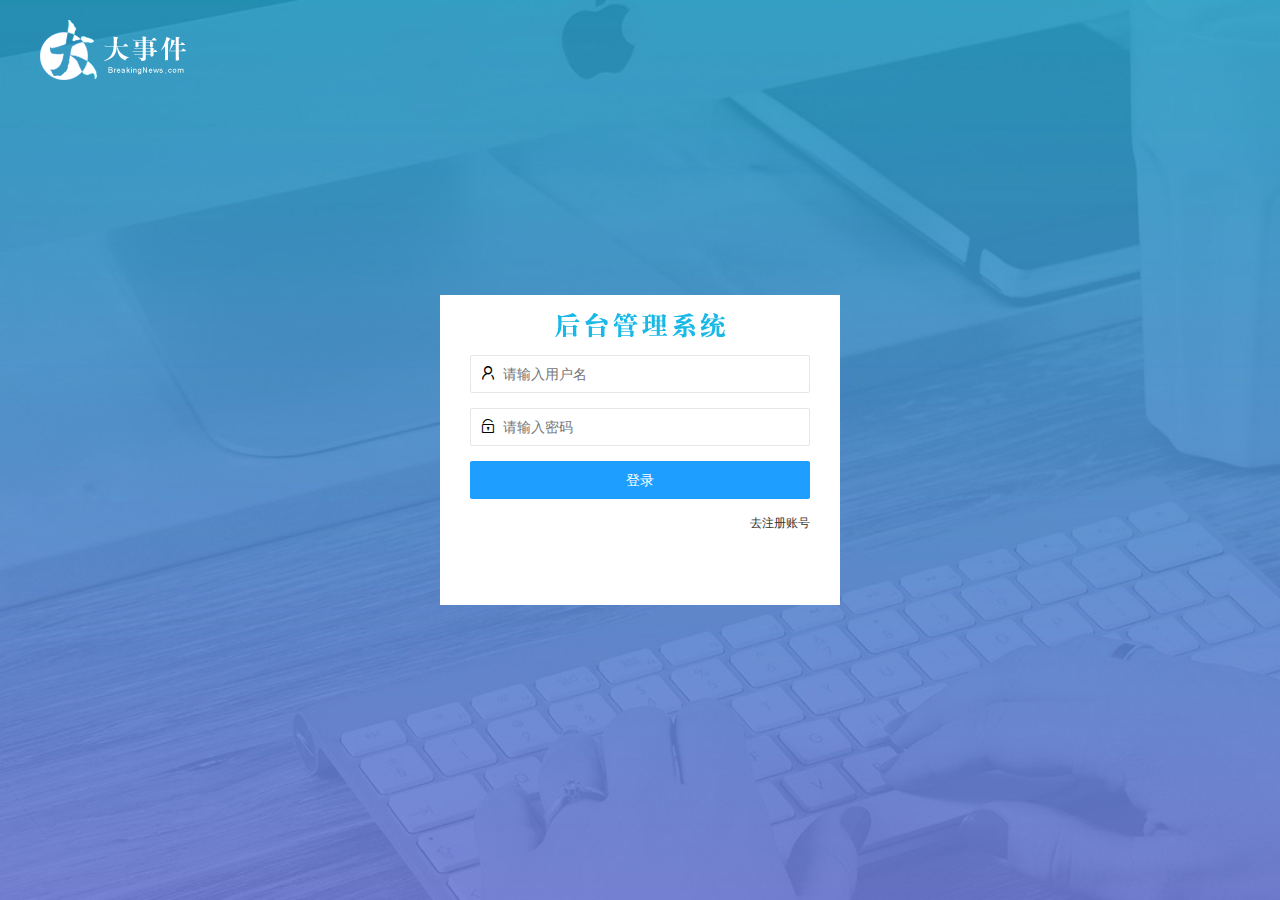
<file: login.html>
<!DOCTYPE html>
<html lang="en">

<head>
    <meta charset="UTF-8">
    <meta name="viewport" content="width=device-width, initial-scale=1.0">
    <title>大事件-登录/注册</title>
    <!-- 导入layui的样式表 -->
    <link rel="stylesheet" href="/assets/lib/layui/css/layui.css">
    <!-- 导入自己的(登录页面login)的样式表 -->
    <link rel="stylesheet" href="/assets/css/login.css">
    <script src="/assets/lib/layui/layui.all.js"></script>
    <script src="/assets/lib/jquery.js"></script>
    <!-- 导入自己封装的 baseAPI.js -->
    <script src="/assets/js/baseAPI.js"></script>
    <script src="/assets/js/login.js"></script>
</head>

<body>
    <!-- 头部的 Logo区域 -->
    <div class="header">
        <img src="/assets/images/logo.png" alt="">
    </div>

    <!-- 登录注册区域 -->
    <div class="loginAndRegBox">
        <div class="title-box"></div>
        <!-- 登录的div -->
        <div class="login-box">
            <form class="layui-form" id="form_login">
                <div class="layui-form-item">
                    <i class="layui-icon layui-icon-username"></i>
                    <input type="text" name="username" required lay-verify="required" placeholder="请输入用户名" autocomplete="off" class="layui-input">
                </div>
                <div class="layui-form-item">
                    <i class="layui-icon layui-icon-password"></i>
                    <input type="password" name="password" required lay-verify="required|pwd" placeholder="请输入密码" autocomplete="off" class="layui-input">
                </div>
                <!-- 登录按钮 -->
                <div class="layui-form-item">
                    <!-- 注意：表单提交按钮和普通按钮的区别，就是 lay-submit 属性 -->
                    <button class="layui-btn layui-btn-fluid layui-btn-normal" lay-submit>登录</button>
                </div>
                <div class="layui-form-item links">
                    <a href="javascript:;" id="link_reg">去注册账号</a>
                </div>
            </form>
        </div>
        <!-- 注册的div -->
        <div class="reg-box">
            <form class="layui-form" id="form_reg">
                <div class="layui-form-item">
                    <i class="layui-icon layui-icon-username"></i>
                    <input type="text" name="username" required lay-verify="required" placeholder="请输入用户名" autocomplete="off" class="layui-input">
                </div>
                <div class="layui-form-item">
                    <i class="layui-icon layui-icon-password"></i>
                    <input type="password" name="password" required lay-verify="required" placeholder="请输入密码" autocomplete="off" class="layui-input">
                </div>
                <div class="layui-form-item">
                    <i class="layui-icon layui-icon-password"></i>
                    <input type="password" name="repassword" required lay-verify="required|pwd|repwd" placeholder="再次确认密码" autocomplete="off" class="layui-input">
                </div>
                <!-- 注册按钮 -->
                <div class="layui-form-item">
                    <!-- 注意：表单提交按钮和普通按钮的区别，就是 lay-submit 属性 -->
                    <button class="layui-btn layui-btn-fluid layui-btn-normal" lay-submit>注册</button>
                </div>
                <div class="layui-form-item links">
                    <a href="javascript:;" id="link_login">去登录</a>
                </div>
            </form>
        </div>
    </div>
</body>

</html>
</file>
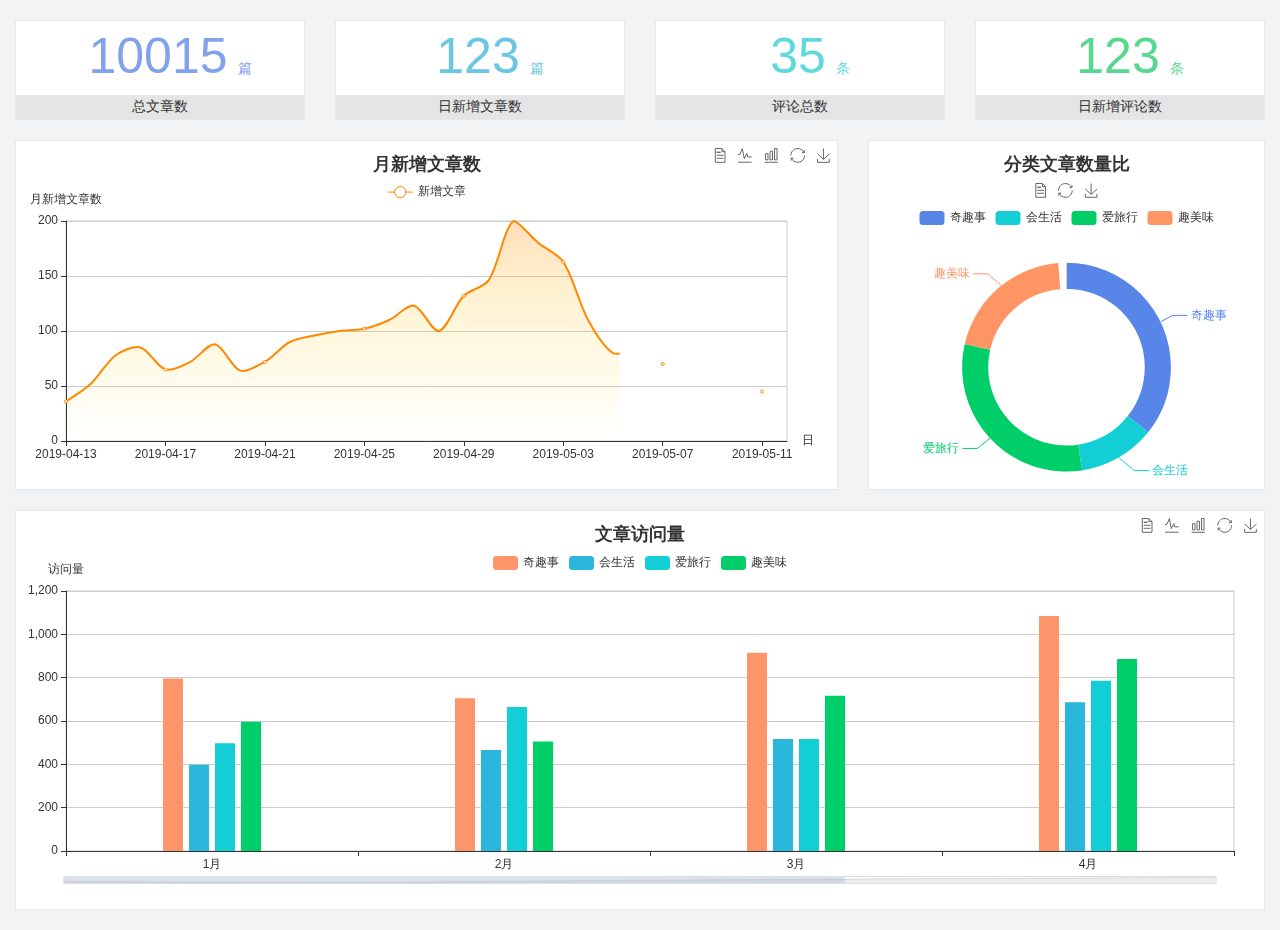
<file: home/dashboard.html>
<!DOCTYPE html>
<html lang="en">

<head>
  <meta charset="UTF-8">
  <meta name="viewport" content="width=device-width, initial-scale=1.0">
  <meta http-equiv="X-UA-Compatible" content="ie=edge">
  <title>图表统计</title>
  <link rel="stylesheet" href="../../assets/lib/bootstrap.css" />
  <link rel="stylesheet" href="../../assets/lib/main.css" />
  <script src="../../assets/lib/jquery.js"></script>
  <script type="text/javascript" src="../../assets/lib/echarts.min.js"></script>
</head>

<body>
  <div class="container-fluid">
    <div class="row spannel_list">
      <div class="col-sm-3 col-xs-6">
        <div class="spannel">
          <em>10015</em><span>篇</span>
          <b>总文章数</b>
        </div>
      </div>
      <div class="col-sm-3 col-xs-6">
        <div class="spannel scolor01">
          <em>123</em><span>篇</span>
          <b>日新增文章数</b>
        </div>
      </div>
      <div class="col-sm-3 col-xs-6">
        <div class="spannel scolor02">
          <em>35</em><span>条</span>
          <b>评论总数</b>
        </div>
      </div>
      <div class="col-sm-3 col-xs-6">
        <div class="spannel scolor03">
          <em>123</em><span>条</span>
          <b>日新增评论数</b>
        </div>
      </div>
    </div>
  </div>

  <div class="container-fluid">
    <div class="row curve-pie">
      <div class="col-lg-8 col-md-8">
        <div class="gragh_pannel" id="curve_show"></div>
      </div>
      <div class="col-lg-4 col-md-4">
        <div class="gragh_pannel" id="pie_show"></div>
      </div>
    </div>
  </div>

  <div class="container-fluid">
    <div class="column_pannel" id="column_show"></div>
  </div>

  <script>
    var oChart = echarts.init(document.getElementById('curve_show'));
    var aList_all = [
      { 'count': 36, 'date': '2019-04-13' },
      { 'count': 52, 'date': '2019-04-14' },
      { 'count': 78, 'date': '2019-04-15' },
      { 'count': 85, 'date': '2019-04-16' },
      { 'count': 65, 'date': '2019-04-17' },
      { 'count': 72, 'date': '2019-04-18' },
      { 'count': 88, 'date': '2019-04-19' },
      { 'count': 64, 'date': '2019-04-20' },
      { 'count': 72, 'date': '2019-04-21' },
      { 'count': 90, 'date': '2019-04-22' },
      { 'count': 96, 'date': '2019-04-23' },
      { 'count': 100, 'date': '2019-04-24' },
      { 'count': 102, 'date': '2019-04-25' },
      { 'count': 110, 'date': '2019-04-26' },
      { 'count': 123, 'date': '2019-04-27' },
      { 'count': 100, 'date': '2019-04-28' },
      { 'count': 132, 'date': '2019-04-29' },
      { 'count': 146, 'date': '2019-04-30' },
      { 'count': 200, 'date': '2019-05-01' },
      { 'count': 180, 'date': '2019-05-02' },
      { 'count': 163, 'date': '2019-05-03' },
      { 'count': 110, 'date': '2019-05-04' },
      { 'count': 80, 'date': '2019-05-05' },
      { 'count': 82, 'date': '2019-05-06' },
      { 'count': 70, 'date': '2019-05-07' },
      { 'count': 65, 'date': '2019-05-08' },
      { 'count': 54, 'date': '2019-05-09' },
      { 'count': 40, 'date': '2019-05-10' },
      { 'count': 45, 'date': '2019-05-11' },
      { 'count': 38, 'date': '2019-05-12' },
    ];

    let aCount = [];
    let aDate = [];

    for (var i = 0; i < aList_all.length; i++) {
      aCount.push(aList_all[i].count);
      aDate.push(aList_all[i].date);
    }

    var chartopt = {
      title: {
        text: '月新增文章数',
        left: 'center',
        top: '10'
      },
      tooltip: {
        trigger: 'axis'
      },
      legend: {
        data: ['新增文章'],
        top: '40'
      },
      toolbox: {
        show: true,
        feature: {
          mark: { show: true },
          dataView: { show: true, readOnly: false },
          magicType: { show: true, type: ['line', 'bar'] },
          restore: { show: true },
          saveAsImage: { show: true }
        }
      },
      calculable: true,
      xAxis: [
        {
          name: '日',
          type: 'category',
          boundaryGap: false,
          data: aDate
        }
      ],
      yAxis: [
        {
          name: '月新增文章数',
          type: 'value'
        }
      ],
      series: [
        {
          name: '新增文章',
          type: 'line',
          smooth: true,
          itemStyle: { normal: { areaStyle: { type: 'default' }, color: '#f80' }, lineStyle: { color: '#f80' } },
          data: aCount
        }],
      areaStyle: {
        normal: {
          color: new echarts.graphic.LinearGradient(0, 0, 0, 1, [{
            offset: 0,
            color: 'rgba(255,136,0,0.39)'
          }, {
            offset: .34,
            color: 'rgba(255,180,0,0.25)'
          }, {
            offset: 1,
            color: 'rgba(255,222,0,0.00)'
          }])

        }
      },
      grid: {
        show: true,
        x: 50,
        x2: 50,
        y: 80,
        height: 220
      }
    };

    oChart.setOption(chartopt);


    var oPie = echarts.init(document.getElementById('pie_show'));
    var oPieopt =
    {
      title: {
        top: 10,
        text: '分类文章数量比',
        x: 'center'
      },
      tooltip: {
        trigger: 'item',
        formatter: "{a} <br/>{b} : {c} ({d}%)"
      },
      color: ['#5885e8', '#13cfd5', '#00ce68', '#ff9565'],
      legend: {
        x: 'center',
        top: 65,
        data: ['奇趣事', '会生活', '爱旅行', '趣美味']
      },
      toolbox: {
        show: true,
        x: 'center',
        top: 35,
        feature: {
          mark: { show: true },
          dataView: { show: true, readOnly: false },
          magicType: {
            show: true,
            type: ['pie', 'funnel'],
            option: {
              funnel: {
                x: '25%',
                width: '50%',
                funnelAlign: 'left',
                max: 1548
              }
            }
          },
          restore: { show: true },
          saveAsImage: { show: true }
        }
      },
      calculable: true,
      series: [
        {
          name: '访问来源',
          type: 'pie',
          radius: ['45%', '60%'],
          center: ['50%', '65%'],
          data: [
            { value: 300, name: '奇趣事' },
            { value: 100, name: '会生活' },
            { value: 260, name: '爱旅行' },
            { value: 180, name: '趣美味' }
          ]
        }
      ]
    };
    oPie.setOption(oPieopt);



    var oColumn = this.echarts.init(document.getElementById('column_show'));
    var oColumnopt =
    {
      title: {
        text: '文章访问量',
        left: 'center',
        top: '10'
      },
      tooltip: {
        trigger: 'axis'
      },
      legend: {
        data: ['奇趣事', '会生活', '爱旅行', '趣美味'],
        top: '40'
      },
      toolbox: {
        show: true,
        feature: {
          mark: { show: true },
          dataView: { show: true, readOnly: false },
          magicType: { show: true, type: ['line', 'bar'] },
          restore: { show: true },
          saveAsImage: { show: true }
        }
      },
      calculable: true,
      xAxis: [
        {
          type: 'category',
          data: ['1月', '2月', '3月', '4月', '5月']
        }
      ],
      yAxis: [
        {
          name: '访问量',
          type: 'value'
        }
      ],
      series: [
        {
          name: '奇趣事',
          type: 'bar',
          barWidth: 20,
          itemStyle: {
            normal: { areaStyle: { type: 'default' }, color: '#fd956a' }
          },
          data: [800, 708, 920, 1090, 1200]
        },
        {
          name: '会生活',
          type: 'bar',
          barWidth: 20,
          itemStyle: {
            normal: { areaStyle: { type: 'default' }, color: '#2bb6db' }
          },
          data: [400, 468, 520, 690, 800]
        },
        {
          name: '爱旅行',
          type: 'bar',
          barWidth: 20,
          itemStyle: {
            normal: { areaStyle: { type: 'default' }, color: '#13cfd5' }
          },
          data: [500, 668, 520, 790, 900]
        },
        {
          name: '趣美味',
          type: 'bar',
          barWidth: 20,
          itemStyle: {
            normal: { areaStyle: { type: 'default' }, color: '#00ce68' }
          },
          data: [600, 508, 720, 890, 1000]
        }
      ],
      grid: {
        show: true,
        x: 50,
        x2: 30,
        y: 80,
        height: 260
      },
      dataZoom: [//给x轴设置滚动条
        {
          start: 0,//默认为0
          end: 100 - 1000 / 31,//默认为100
          type: 'slider',
          show: true,
          xAxisIndex: [0],
          handleSize: 0,//滑动条的 左右2个滑动条的大小
          height: 8,//组件高度
          left: 45, //左边的距离
          right: 50,//右边的距离
          bottom: 26,//右边的距离
          handleColor: '#ddd',//h滑动图标的颜色
          handleStyle: {
            borderColor: "#cacaca",
            borderWidth: "1",
            shadowBlur: 2,
            background: "#ddd",
            shadowColor: "#ddd",
          }
        }]
    };
    oColumn.setOption(oColumnopt);
  </script>
</body>

</html>
</file>
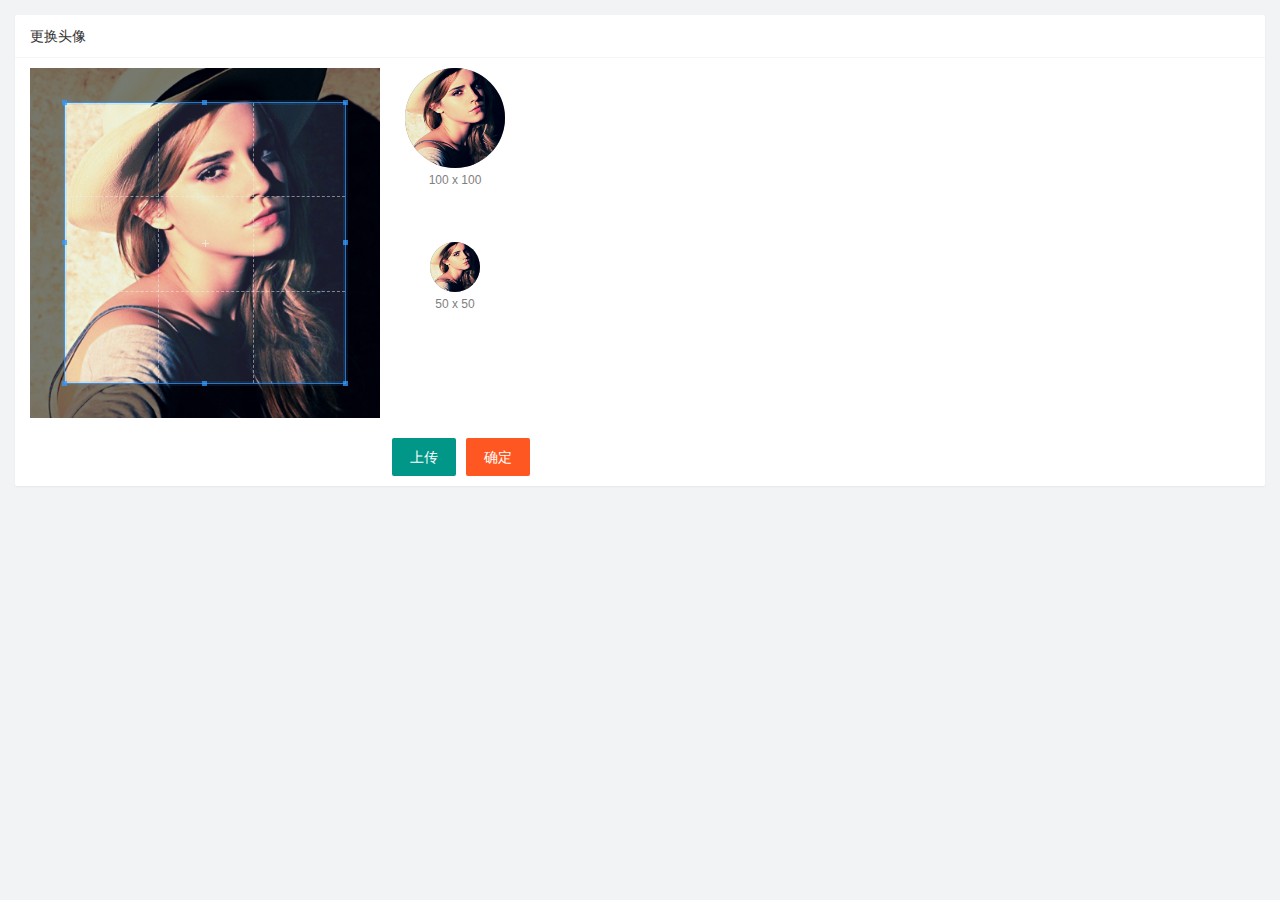
<file: user/user_avatar.html>
<!DOCTYPE html>
<html lang="en">

<head>
    <meta charset="UTF-8">
    <meta name="viewport" content="width=device-width, initial-scale=1.0">
    <title>Document</title>
    <link rel="stylesheet" href="/assets/lib/layui/css/layui.css">
    <link rel="stylesheet" href="/assets/lib/cropper/cropper.css">
    <link rel="stylesheet" href="/assets/css/user/user_avatar.css">
</head>

<body>
    <!-- 卡片区域 -->
    <div class="layui-card">
        <div class="layui-card-header">更换头像</div>
        <div class="layui-card-body">
            <!-- 第一行的图片裁剪和预览区域 -->
            <div class="row1">
                <!-- 图片裁剪区域 -->
                <div class="cropper-box">
                    <!-- 这个 img 标签很重要，将来会把它初始化为裁剪区域 -->
                    <img id="image" src="/assets/images/sample.jpg" />
                </div>
                <!-- 图片的预览区域 -->
                <div class="preview-box">
                    <div>
                        <!-- 宽高为 100px 的预览区域 -->
                        <div class="img-preview w100"></div>
                        <p class="size">100 x 100</p>
                    </div>
                    <div>
                        <!-- 宽高为 50px 的预览区域 -->
                        <div class="img-preview w50"></div>
                        <p class="size">50 x 50</p>
                    </div>
                </div>
            </div>

            <!-- 第二行的按钮区域 -->
            <div class="row2">
                <!-- 通过accept属性，可以指定，允许用户选择什么类型的文件 -->
                <input type="file" id="file" accept="image/png,image/jpeg">
                <button type="button" class="layui-btn" id="btnChooseImage">上传</button>
                <button type="button" class="layui-btn layui-btn-danger" id="btnUpload">确定</button>
            </div>
        </div>
    </div>


    <script src="/assets/lib/layui/layui.all.js"></script>
    <script src="/assets/lib/jquery.js"></script>
    <script src="/assets/lib/cropper/Cropper.js"></script>
    <script src="/assets/lib/cropper/jquery-cropper.js"></script>
    <script src="/assets/js/baseAPI.js"></script>
    <script src="/assets/js/user/user_avatar.js"></script>
</body>

</html>
</file>
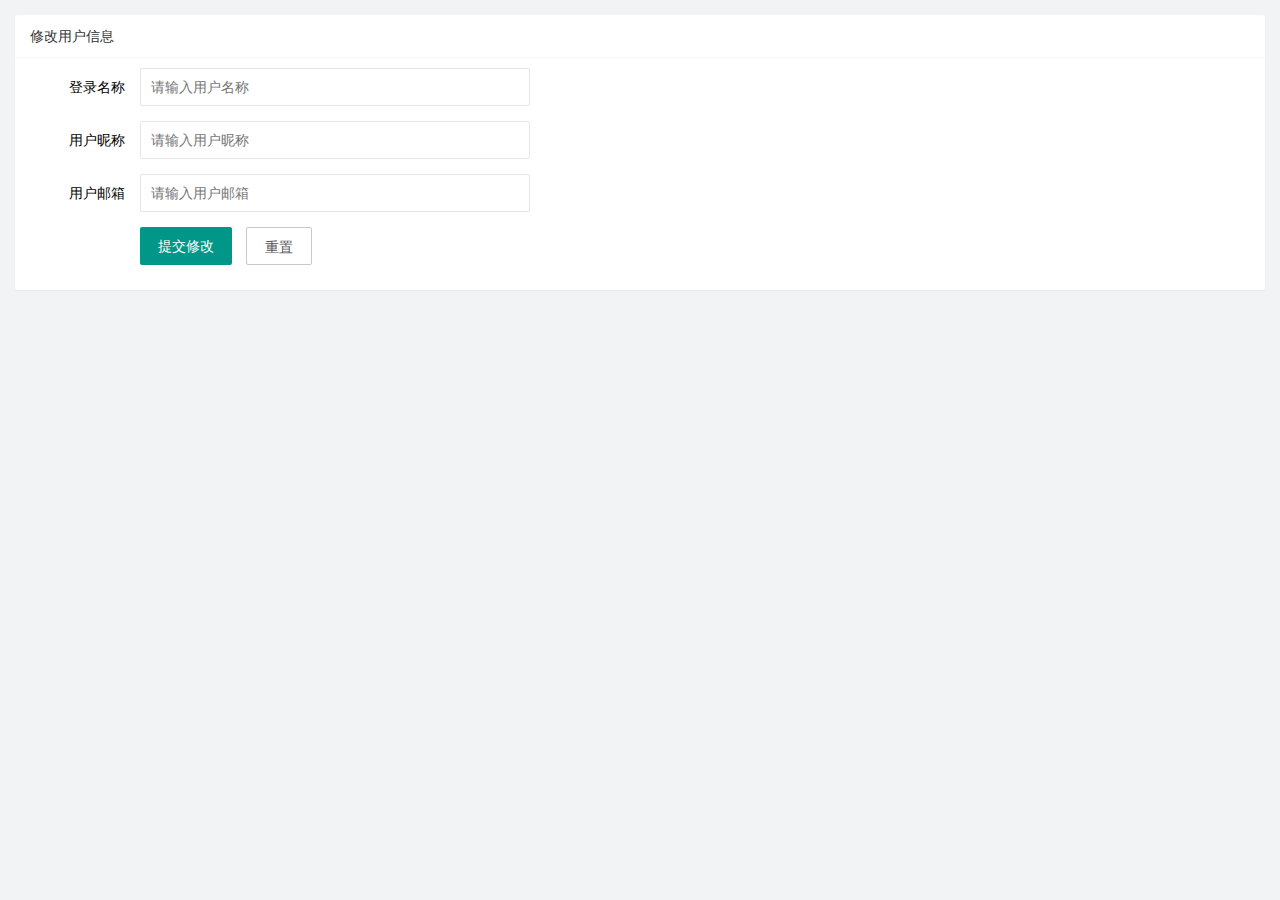
<file: user/user_info.html>
<!DOCTYPE html>
<html lang="en">

<head>
    <meta charset="UTF-8">
    <meta name="viewport" content="width=device-width, initial-scale=1.0">
    <title>Document</title>
    <link rel="stylesheet" href="/assets/lib/layui/css/layui.css">
    <link rel="stylesheet" href="/assets/css/user/user_info.css">
</head>

<body>
    <!-- 卡片区域 -->
    <div class="layui-card">
        <div class="layui-card-header">修改用户信息</div>
        <div class="layui-card-body">
            <!-- form表单区域 -->
            <form class="layui-form" lay-filter="formUserInfo">
                <input type="hidden" name="id" value="">
                <div class="layui-form-item">
                    <label class="layui-form-label">登录名称</label>
                    <div class="layui-input-block">
                        <input type="text" name="username" required lay-verify="required" placeholder="请输入用户名称" autocomplete="off" class="layui-input" readonly>
                    </div>
                </div>
                <div class="layui-form-item">
                    <label class="layui-form-label">用户昵称</label>
                    <div class="layui-input-block">
                        <input type="text" name="nickname" required lay-verify="required|nickname" placeholder="请输入用户昵称" autocomplete="off" class="layui-input">
                    </div>
                </div>
                <div class="layui-form-item">
                    <label class="layui-form-label">用户邮箱</label>
                    <div class="layui-input-block">
                        <input type="text" name="email" required lay-verify="required|email" placeholder="请输入用户邮箱" autocomplete="off" class="layui-input">
                    </div>
                </div>
                <div class="layui-form-item">
                    <div class="layui-input-block">
                        <button class="layui-btn" lay-submit lay-filter="formDemo">提交修改</button>
                        <button type="reset" class="layui-btn layui-btn-primary" id="btnReset">重置</button>
                    </div>
                </div>
            </form>
        </div>
    </div>


    <script src="/assets/lib/layui/layui.all.js"></script>
    <script src="/assets/lib/jquery.js"></script>
    <script src="/assets/js/baseAPI.js"></script>
    <script src="/assets/js/user/user_info.js"></script>
</body>

</html>
</file>
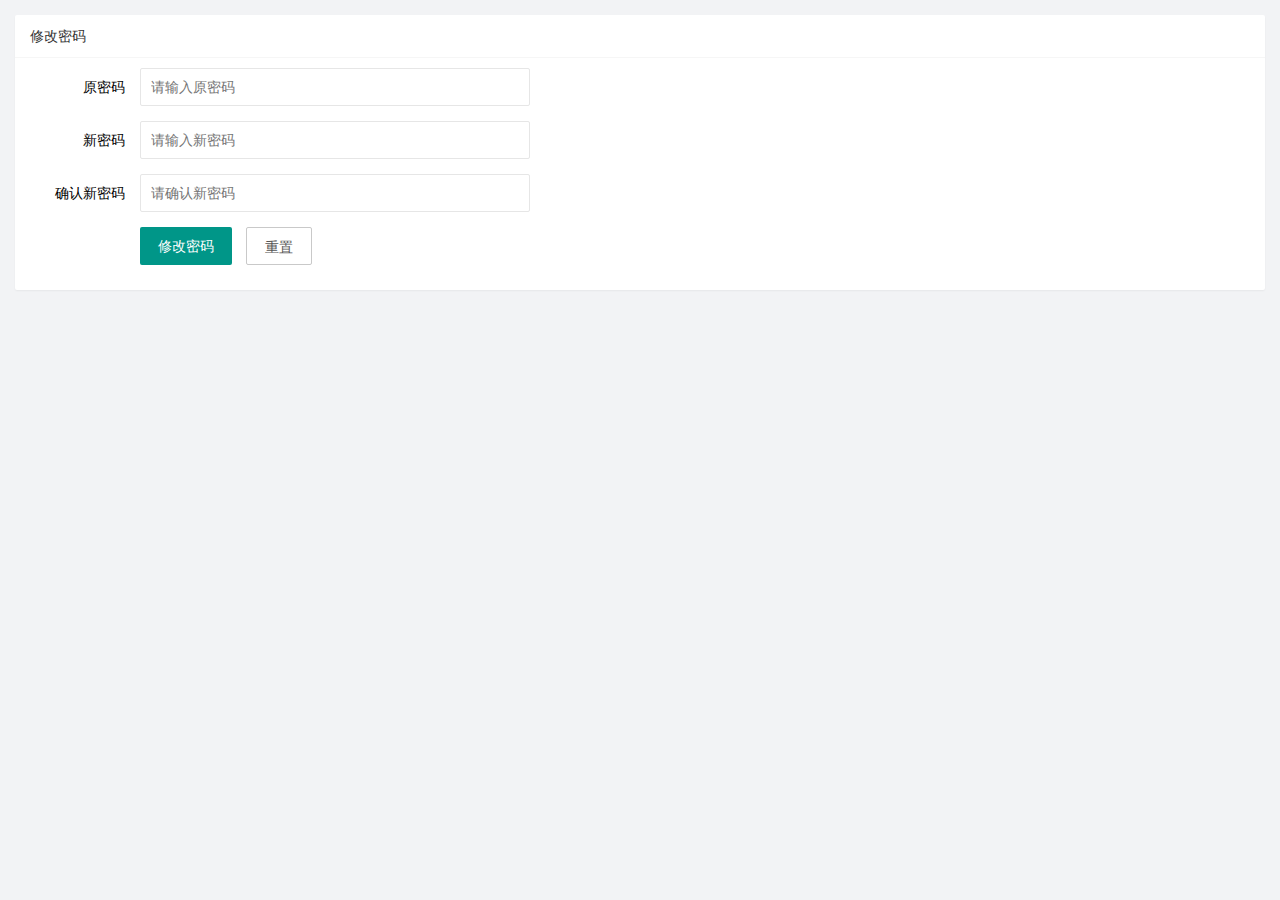
<file: user/user_pwd.html>
<!DOCTYPE html>
<html lang="en">

<head>
    <meta charset="UTF-8">
    <meta name="viewport" content="width=device-width, initial-scale=1.0">
    <title>Document</title>
    <link rel="stylesheet" href="/assets/lib/layui/css/layui.css">
    <link rel="stylesheet" href="/assets/css/user/user_pwd.css">
</head>

<body>
    <!-- 卡片区域 -->
    <div class="layui-card">
        <div class="layui-card-header">修改密码</div>
        <div class="layui-card-body">
            <!-- 表单区域 -->
            <form class="layui-form" action="">
                <div class="layui-form-item">
                    <label class="layui-form-label">原密码</label>
                    <div class="layui-input-block">
                        <input type="password" name="oldPwd" required lay-verify="required|pwd" placeholder="请输入原密码" autocomplete="off" class="layui-input">
                    </div>
                </div>
                <div class="layui-form-item">
                    <label class="layui-form-label">新密码</label>
                    <div class="layui-input-block">
                        <input type="password" name="newPwd" required lay-verify="required|pwd|samePwd" placeholder="请输入新密码" autocomplete="off" class="layui-input">
                    </div>
                </div>
                <div class="layui-form-item">
                    <label class="layui-form-label">确认新密码</label>
                    <div class="layui-input-block">
                        <input type="password" name="rePwd" required lay-verify="required|pwd|rePwd" placeholder="请确认新密码" autocomplete="off" class="layui-input">
                    </div>
                </div>
                <div class="layui-form-item">
                    <div class="layui-input-block">
                        <button class="layui-btn" lay-submit lay-filter="formDemo">修改密码</button>
                        <button type="reset" class="layui-btn layui-btn-primary">重置</button>
                    </div>
                </div>
            </form>
        </div>
    </div>










    <script src="/assets/lib/layui/layui.all.js"></script>
    <script src="/assets/lib/jquery.js"></script>
    <script src="/assets/js/baseAPI.js"></script>
    <script src="/assets/js/user/user_pwd.js"></script>
</body>

</html>
</file>
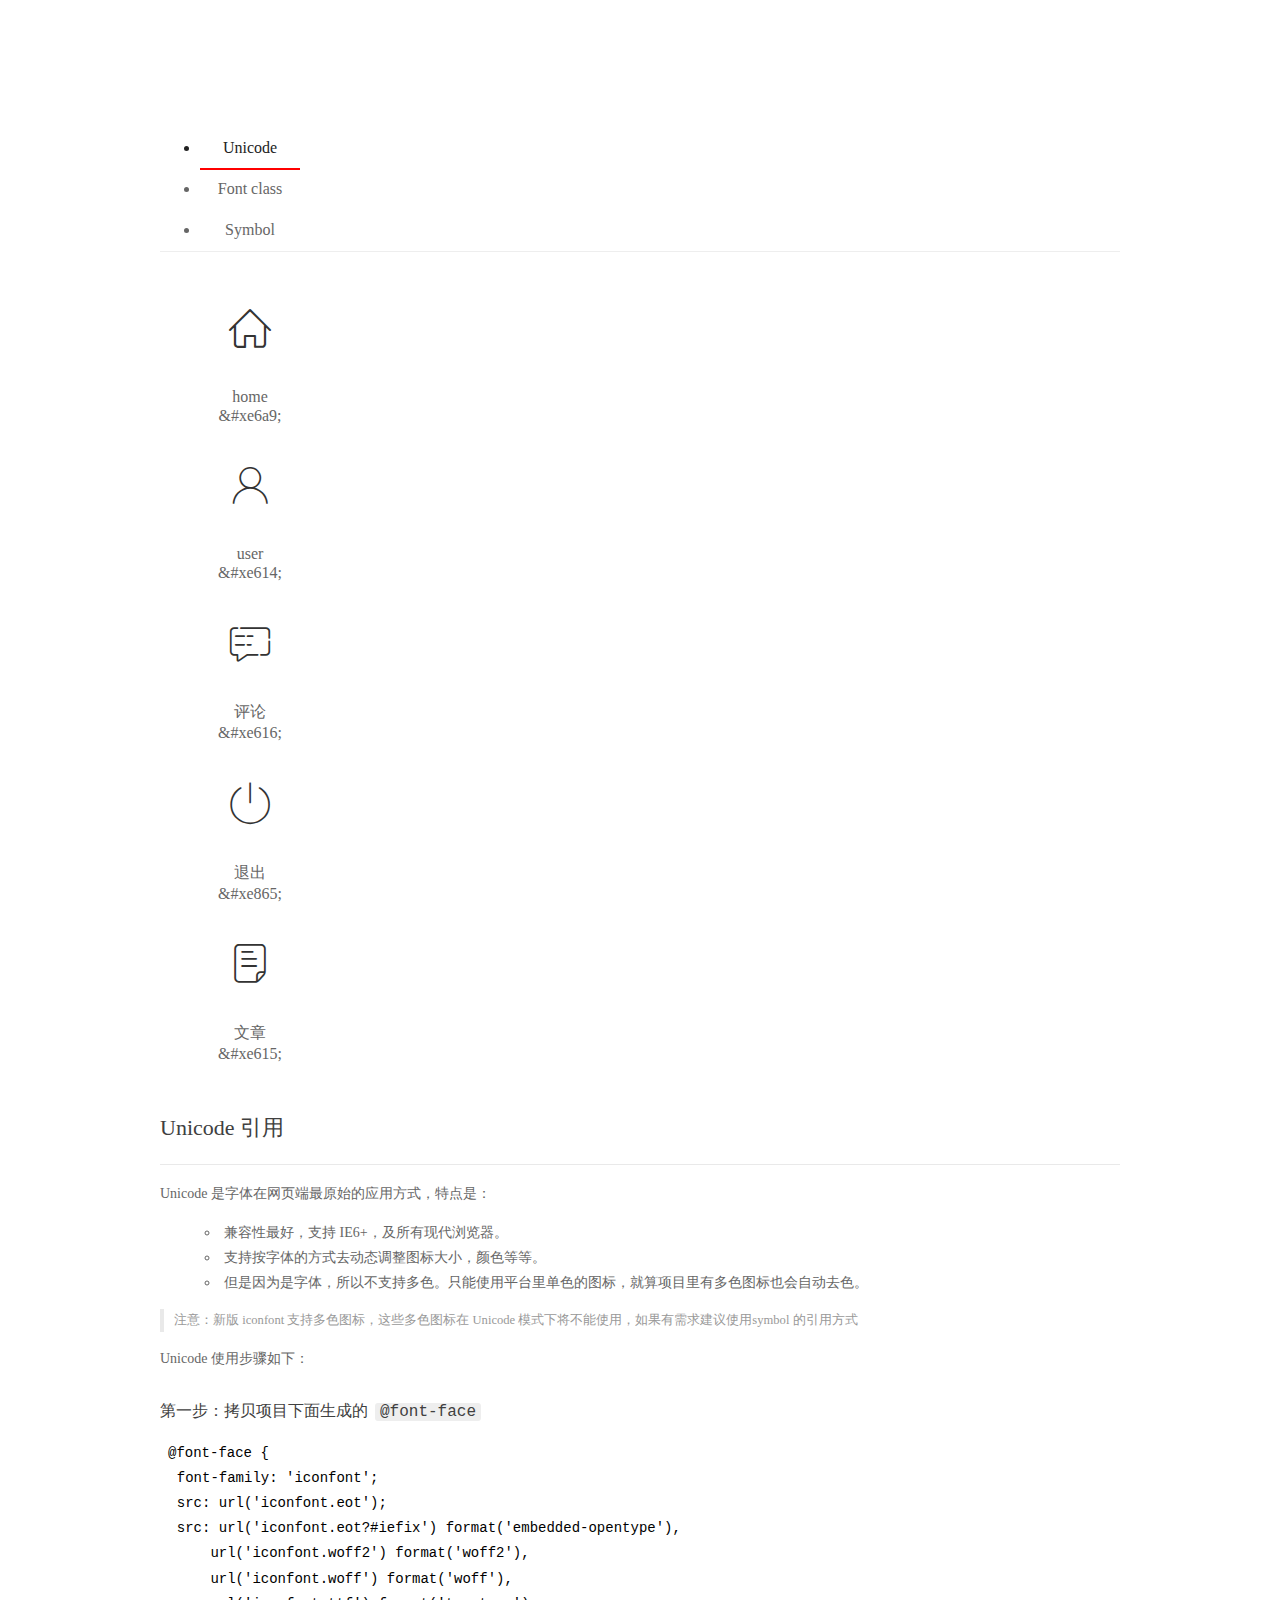
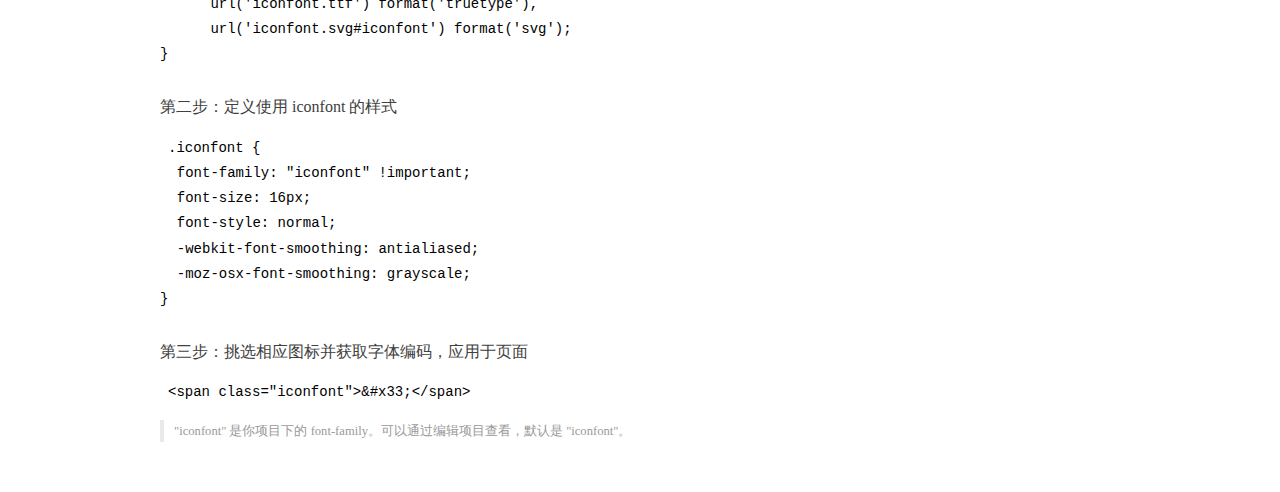
<file: assets/fonts/demo_index.html>
<!DOCTYPE html>
<html>
<head>
  <meta charset="utf-8"/>
  <title>IconFont Demo</title>
  <link rel="shortcut icon" href="https://gtms04.alicdn.com/tps/i4/TB1_oz6GVXXXXaFXpXXJDFnIXXX-64-64.ico" type="image/x-icon"/>
  <link rel="stylesheet" href="https://g.alicdn.com/thx/cube/1.3.2/cube.min.css">
  <link rel="stylesheet" href="demo.css">
  <link rel="stylesheet" href="iconfont.css">
  <script src="iconfont.js"></script>
  <!-- jQuery -->
  <script src="https://a1.alicdn.com/oss/uploads/2018/12/26/7bfddb60-08e8-11e9-9b04-53e73bb6408b.js"></script>
  <!-- 代码高亮 -->
  <script src="https://a1.alicdn.com/oss/uploads/2018/12/26/a3f714d0-08e6-11e9-8a15-ebf944d7534c.js"></script>
</head>
<body>
  <div class="main">
    <h1 class="logo"><a href="https://www.iconfont.cn/" title="iconfont 首页" target="_blank">&#xe86b;</a></h1>
    <div class="nav-tabs">
      <ul id="tabs" class="dib-box">
        <li class="dib active"><span>Unicode</span></li>
        <li class="dib"><span>Font class</span></li>
        <li class="dib"><span>Symbol</span></li>
      </ul>
      
    </div>
    <div class="tab-container">
      <div class="content unicode" style="display: block;">
          <ul class="icon_lists dib-box">
          
            <li class="dib">
              <span class="icon iconfont">&#xe6a9;</span>
                <div class="name">home</div>
                <div class="code-name">&amp;#xe6a9;</div>
              </li>
          
            <li class="dib">
              <span class="icon iconfont">&#xe614;</span>
                <div class="name">user</div>
                <div class="code-name">&amp;#xe614;</div>
              </li>
          
            <li class="dib">
              <span class="icon iconfont">&#xe616;</span>
                <div class="name">评论</div>
                <div class="code-name">&amp;#xe616;</div>
              </li>
          
            <li class="dib">
              <span class="icon iconfont">&#xe865;</span>
                <div class="name">退出</div>
                <div class="code-name">&amp;#xe865;</div>
              </li>
          
            <li class="dib">
              <span class="icon iconfont">&#xe615;</span>
                <div class="name">文章</div>
                <div class="code-name">&amp;#xe615;</div>
              </li>
          
          </ul>
          <div class="article markdown">
          <h2 id="unicode-">Unicode 引用</h2>
          <hr>

          <p>Unicode 是字体在网页端最原始的应用方式，特点是：</p>
          <ul>
            <li>兼容性最好，支持 IE6+，及所有现代浏览器。</li>
            <li>支持按字体的方式去动态调整图标大小，颜色等等。</li>
            <li>但是因为是字体，所以不支持多色。只能使用平台里单色的图标，就算项目里有多色图标也会自动去色。</li>
          </ul>
          <blockquote>
            <p>注意：新版 iconfont 支持多色图标，这些多色图标在 Unicode 模式下将不能使用，如果有需求建议使用symbol 的引用方式</p>
          </blockquote>
          <p>Unicode 使用步骤如下：</p>
          <h3 id="-font-face">第一步：拷贝项目下面生成的 <code>@font-face</code></h3>
<pre><code class="language-css"
>@font-face {
  font-family: 'iconfont';
  src: url('iconfont.eot');
  src: url('iconfont.eot?#iefix') format('embedded-opentype'),
      url('iconfont.woff2') format('woff2'),
      url('iconfont.woff') format('woff'),
      url('iconfont.ttf') format('truetype'),
      url('iconfont.svg#iconfont') format('svg');
}
</code></pre>
          <h3 id="-iconfont-">第二步：定义使用 iconfont 的样式</h3>
<pre><code class="language-css"
>.iconfont {
  font-family: "iconfont" !important;
  font-size: 16px;
  font-style: normal;
  -webkit-font-smoothing: antialiased;
  -moz-osx-font-smoothing: grayscale;
}
</code></pre>
          <h3 id="-">第三步：挑选相应图标并获取字体编码，应用于页面</h3>
<pre>
<code class="language-html"
>&lt;span class="iconfont"&gt;&amp;#x33;&lt;/span&gt;
</code></pre>
          <blockquote>
            <p>"iconfont" 是你项目下的 font-family。可以通过编辑项目查看，默认是 "iconfont"。</p>
          </blockquote>
          </div>
      </div>
      <div class="content font-class">
        <ul class="icon_lists dib-box">
          
          <li class="dib">
            <span class="icon iconfont icon-home"></span>
            <div class="name">
              home
            </div>
            <div class="code-name">.icon-home
            </div>
          </li>
          
          <li class="dib">
            <span class="icon iconfont icon-user"></span>
            <div class="name">
              user
            </div>
            <div class="code-name">.icon-user
            </div>
          </li>
          
          <li class="dib">
            <span class="icon iconfont icon-pinglun"></span>
            <div class="name">
              评论
            </div>
            <div class="code-name">.icon-pinglun
            </div>
          </li>
          
          <li class="dib">
            <span class="icon iconfont icon-tuichu"></span>
            <div class="name">
              退出
            </div>
            <div class="code-name">.icon-tuichu
            </div>
          </li>
          
          <li class="dib">
            <span class="icon iconfont icon-16"></span>
            <div class="name">
              文章
            </div>
            <div class="code-name">.icon-16
            </div>
          </li>
          
        </ul>
        <div class="article markdown">
        <h2 id="font-class-">font-class 引用</h2>
        <hr>

        <p>font-class 是 Unicode 使用方式的一种变种，主要是解决 Unicode 书写不直观，语意不明确的问题。</p>
        <p>与 Unicode 使用方式相比，具有如下特点：</p>
        <ul>
          <li>兼容性良好，支持 IE8+，及所有现代浏览器。</li>
          <li>相比于 Unicode 语意明确，书写更直观。可以很容易分辨这个 icon 是什么。</li>
          <li>因为使用 class 来定义图标，所以当要替换图标时，只需要修改 class 里面的 Unicode 引用。</li>
          <li>不过因为本质上还是使用的字体，所以多色图标还是不支持的。</li>
        </ul>
        <p>使用步骤如下：</p>
        <h3 id="-fontclass-">第一步：引入项目下面生成的 fontclass 代码：</h3>
<pre><code class="language-html">&lt;link rel="stylesheet" href="./iconfont.css"&gt;
</code></pre>
        <h3 id="-">第二步：挑选相应图标并获取类名，应用于页面：</h3>
<pre><code class="language-html">&lt;span class="iconfont icon-xxx"&gt;&lt;/span&gt;
</code></pre>
        <blockquote>
          <p>"
            iconfont" 是你项目下的 font-family。可以通过编辑项目查看，默认是 "iconfont"。</p>
        </blockquote>
      </div>
      </div>
      <div class="content symbol">
          <ul class="icon_lists dib-box">
          
            <li class="dib">
                <svg class="icon svg-icon" aria-hidden="true">
                  <use xlink:href="#icon-home"></use>
                </svg>
                <div class="name">home</div>
                <div class="code-name">#icon-home</div>
            </li>
          
            <li class="dib">
                <svg class="icon svg-icon" aria-hidden="true">
                  <use xlink:href="#icon-user"></use>
                </svg>
                <div class="name">user</div>
                <div class="code-name">#icon-user</div>
            </li>
          
            <li class="dib">
                <svg class="icon svg-icon" aria-hidden="true">
                  <use xlink:href="#icon-pinglun"></use>
                </svg>
                <div class="name">评论</div>
                <div class="code-name">#icon-pinglun</div>
            </li>
          
            <li class="dib">
                <svg class="icon svg-icon" aria-hidden="true">
                  <use xlink:href="#icon-tuichu"></use>
                </svg>
                <div class="name">退出</div>
                <div class="code-name">#icon-tuichu</div>
            </li>
          
            <li class="dib">
                <svg class="icon svg-icon" aria-hidden="true">
                  <use xlink:href="#icon-16"></use>
                </svg>
                <div class="name">文章</div>
                <div class="code-name">#icon-16</div>
            </li>
          
          </ul>
          <div class="article markdown">
          <h2 id="symbol-">Symbol 引用</h2>
          <hr>

          <p>这是一种全新的使用方式，应该说这才是未来的主流，也是平台目前推荐的用法。相关介绍可以参考这篇<a href="">文章</a>
            这种用法其实是做了一个 SVG 的集合，与另外两种相比具有如下特点：</p>
          <ul>
            <li>支持多色图标了，不再受单色限制。</li>
            <li>通过一些技巧，支持像字体那样，通过 <code>font-size</code>, <code>color</code> 来调整样式。</li>
            <li>兼容性较差，支持 IE9+，及现代浏览器。</li>
            <li>浏览器渲染 SVG 的性能一般，还不如 png。</li>
          </ul>
          <p>使用步骤如下：</p>
          <h3 id="-symbol-">第一步：引入项目下面生成的 symbol 代码：</h3>
<pre><code class="language-html">&lt;script src="./iconfont.js"&gt;&lt;/script&gt;
</code></pre>
          <h3 id="-css-">第二步：加入通用 CSS 代码（引入一次就行）：</h3>
<pre><code class="language-html">&lt;style&gt;
.icon {
  width: 1em;
  height: 1em;
  vertical-align: -0.15em;
  fill: currentColor;
  overflow: hidden;
}
&lt;/style&gt;
</code></pre>
          <h3 id="-">第三步：挑选相应图标并获取类名，应用于页面：</h3>
<pre><code class="language-html">&lt;svg class="icon" aria-hidden="true"&gt;
  &lt;use xlink:href="#icon-xxx"&gt;&lt;/use&gt;
&lt;/svg&gt;
</code></pre>
          </div>
      </div>

    </div>
  </div>
  <script>
  $(document).ready(function () {
      $('.tab-container .content:first').show()

      $('#tabs li').click(function (e) {
        var tabContent = $('.tab-container .content')
        var index = $(this).index()

        if ($(this).hasClass('active')) {
          return
        } else {
          $('#tabs li').removeClass('active')
          $(this).addClass('active')

          tabContent.hide().eq(index).fadeIn()
        }
      })
    })
  </script>
</body>
</html>
</file>
<file: assets/lib/layui/css/layui.css>
/** layui-v2.5.5 MIT License By https://www.layui.com */
 .layui-inline,img{display:inline-block;vertical-align:middle}h1,h2,h3,h4,h5,h6{font-weight:400}.layui-edge,.layui-header,.layui-inline,.layui-main{position:relative}.layui-body,.layui-edge,.layui-elip{overflow:hidden}.layui-btn,.layui-edge,.layui-inline,img{vertical-align:middle}.layui-btn,.layui-disabled,.layui-icon,.layui-unselect{-moz-user-select:none;-webkit-user-select:none;-ms-user-select:none}.layui-elip,.layui-form-checkbox span,.layui-form-pane .layui-form-label{text-overflow:ellipsis;white-space:nowrap}.layui-breadcrumb,.layui-tree-btnGroup{visibility:hidden}blockquote,body,button,dd,div,dl,dt,form,h1,h2,h3,h4,h5,h6,input,li,ol,p,pre,td,textarea,th,ul{margin:0;padding:0;-webkit-tap-highlight-color:rgba(0,0,0,0)}a:active,a:hover{outline:0}img{border:none}li{list-style:none}table{border-collapse:collapse;border-spacing:0}h4,h5,h6{font-size:100%}button,input,optgroup,option,select,textarea{font-family:inherit;font-size:inherit;font-style:inherit;font-weight:inherit;outline:0}pre{white-space:pre-wrap;white-space:-moz-pre-wrap;white-space:-pre-wrap;white-space:-o-pre-wrap;word-wrap:break-word}body{line-height:24px;font:14px Helvetica Neue,Helvetica,PingFang SC,Tahoma,Arial,sans-serif}hr{height:1px;margin:10px 0;border:0;clear:both}a{color:#333;text-decoration:none}a:hover{color:#777}a cite{font-style:normal;*cursor:pointer}.layui-border-box,.layui-border-box *{box-sizing:border-box}.layui-box,.layui-box *{box-sizing:content-box}.layui-clear{clear:both;*zoom:1}.layui-clear:after{content:'\20';clear:both;*zoom:1;display:block;height:0}.layui-inline{*display:inline;*zoom:1}.layui-edge{display:inline-block;width:0;height:0;border-width:6px;border-style:dashed;border-color:transparent}.layui-edge-top{top:-4px;border-bottom-color:#999;border-bottom-style:solid}.layui-edge-right{border-left-color:#999;border-left-style:solid}.layui-edge-bottom{top:2px;border-top-color:#999;border-top-style:solid}.layui-edge-left{border-right-color:#999;border-right-style:solid}.layui-disabled,.layui-disabled:hover{color:#d2d2d2!important;cursor:not-allowed!important}.layui-circle{border-radius:100%}.layui-show{display:block!important}.layui-hide{display:none!important}@font-face{font-family:layui-icon;src:url(../font/iconfont.eot?v=250);src:url(../font/iconfont.eot?v=250#iefix) format('embedded-opentype'),url(../font/iconfont.woff2?v=250) format('woff2'),url(../font/iconfont.woff?v=250) format('woff'),url(../font/iconfont.ttf?v=250) format('truetype'),url(../font/iconfont.svg?v=250#layui-icon) format('svg')}.layui-icon{font-family:layui-icon!important;font-size:16px;font-style:normal;-webkit-font-smoothing:antialiased;-moz-osx-font-smoothing:grayscale}.layui-icon-reply-fill:before{content:"\e611"}.layui-icon-set-fill:before{content:"\e614"}.layui-icon-menu-fill:before{content:"\e60f"}.layui-icon-search:before{content:"\e615"}.layui-icon-share:before{content:"\e641"}.layui-icon-set-sm:before{content:"\e620"}.layui-icon-engine:before{content:"\e628"}.layui-icon-close:before{content:"\1006"}.layui-icon-close-fill:before{content:"\1007"}.layui-icon-chart-screen:before{content:"\e629"}.layui-icon-star:before{content:"\e600"}.layui-icon-circle-dot:before{content:"\e617"}.layui-icon-chat:before{content:"\e606"}.layui-icon-release:before{content:"\e609"}.layui-icon-list:before{content:"\e60a"}.layui-icon-chart:before{content:"\e62c"}.layui-icon-ok-circle:before{content:"\1005"}.layui-icon-layim-theme:before{content:"\e61b"}.layui-icon-table:before{content:"\e62d"}.layui-icon-right:before{content:"\e602"}.layui-icon-left:before{content:"\e603"}.layui-icon-cart-simple:before{content:"\e698"}.layui-icon-face-cry:before{content:"\e69c"}.layui-icon-face-smile:before{content:"\e6af"}.layui-icon-survey:before{content:"\e6b2"}.layui-icon-tree:before{content:"\e62e"}.layui-icon-upload-circle:before{content:"\e62f"}.layui-icon-add-circle:before{content:"\e61f"}.layui-icon-download-circle:before{content:"\e601"}.layui-icon-templeate-1:before{content:"\e630"}.layui-icon-util:before{content:"\e631"}.layui-icon-face-surprised:before{content:"\e664"}.layui-icon-edit:before{content:"\e642"}.layui-icon-speaker:before{content:"\e645"}.layui-icon-down:before{content:"\e61a"}.layui-icon-file:before{content:"\e621"}.layui-icon-layouts:before{content:"\e632"}.layui-icon-rate-half:before{content:"\e6c9"}.layui-icon-add-circle-fine:before{content:"\e608"}.layui-icon-prev-circle:before{content:"\e633"}.layui-icon-read:before{content:"\e705"}.layui-icon-404:before{content:"\e61c"}.layui-icon-carousel:before{content:"\e634"}.layui-icon-help:before{content:"\e607"}.layui-icon-code-circle:before{content:"\e635"}.layui-icon-water:before{content:"\e636"}.layui-icon-username:before{content:"\e66f"}.layui-icon-find-fill:before{content:"\e670"}.layui-icon-about:before{content:"\e60b"}.layui-icon-location:before{content:"\e715"}.layui-icon-up:before{content:"\e619"}.layui-icon-pause:before{content:"\e651"}.layui-icon-date:before{content:"\e637"}.layui-icon-layim-uploadfile:before{content:"\e61d"}.layui-icon-delete:before{content:"\e640"}.layui-icon-play:before{content:"\e652"}.layui-icon-top:before{content:"\e604"}.layui-icon-friends:before{content:"\e612"}.layui-icon-refresh-3:before{content:"\e9aa"}.layui-icon-ok:before{content:"\e605"}.layui-icon-layer:before{content:"\e638"}.layui-icon-face-smile-fine:before{content:"\e60c"}.layui-icon-dollar:before{content:"\e659"}.layui-icon-group:before{content:"\e613"}.layui-icon-layim-download:before{content:"\e61e"}.layui-icon-picture-fine:before{content:"\e60d"}.layui-icon-link:before{content:"\e64c"}.layui-icon-diamond:before{content:"\e735"}.layui-icon-log:before{content:"\e60e"}.layui-icon-rate-solid:before{content:"\e67a"}.layui-icon-fonts-del:before{content:"\e64f"}.layui-icon-unlink:before{content:"\e64d"}.layui-icon-fonts-clear:before{content:"\e639"}.layui-icon-triangle-r:before{content:"\e623"}.layui-icon-circle:before{content:"\e63f"}.layui-icon-radio:before{content:"\e643"}.layui-icon-align-center:before{content:"\e647"}.layui-icon-align-right:before{content:"\e648"}.layui-icon-align-left:before{content:"\e649"}.layui-icon-loading-1:before{content:"\e63e"}.layui-icon-return:before{content:"\e65c"}.layui-icon-fonts-strong:before{content:"\e62b"}.layui-icon-upload:before{content:"\e67c"}.layui-icon-dialogue:before{content:"\e63a"}.layui-icon-video:before{content:"\e6ed"}.layui-icon-headset:before{content:"\e6fc"}.layui-icon-cellphone-fine:before{content:"\e63b"}.layui-icon-add-1:before{content:"\e654"}.layui-icon-face-smile-b:before{content:"\e650"}.layui-icon-fonts-html:before{content:"\e64b"}.layui-icon-form:before{content:"\e63c"}.layui-icon-cart:before{content:"\e657"}.layui-icon-camera-fill:before{content:"\e65d"}.layui-icon-tabs:before{content:"\e62a"}.layui-icon-fonts-code:before{content:"\e64e"}.layui-icon-fire:before{content:"\e756"}.layui-icon-set:before{content:"\e716"}.layui-icon-fonts-u:before{content:"\e646"}.layui-icon-triangle-d:before{content:"\e625"}.layui-icon-tips:before{content:"\e702"}.layui-icon-picture:before{content:"\e64a"}.layui-icon-more-vertical:before{content:"\e671"}.layui-icon-flag:before{content:"\e66c"}.layui-icon-loading:before{content:"\e63d"}.layui-icon-fonts-i:before{content:"\e644"}.layui-icon-refresh-1:before{content:"\e666"}.layui-icon-rmb:before{content:"\e65e"}.layui-icon-home:before{content:"\e68e"}.layui-icon-user:before{content:"\e770"}.layui-icon-notice:before{content:"\e667"}.layui-icon-login-weibo:before{content:"\e675"}.layui-icon-voice:before{content:"\e688"}.layui-icon-upload-drag:before{content:"\e681"}.layui-icon-login-qq:before{content:"\e676"}.layui-icon-snowflake:before{content:"\e6b1"}.layui-icon-file-b:before{content:"\e655"}.layui-icon-template:before{content:"\e663"}.layui-icon-auz:before{content:"\e672"}.layui-icon-console:before{content:"\e665"}.layui-icon-app:before{content:"\e653"}.layui-icon-prev:before{content:"\e65a"}.layui-icon-website:before{content:"\e7ae"}.layui-icon-next:before{content:"\e65b"}.layui-icon-component:before{content:"\e857"}.layui-icon-more:before{content:"\e65f"}.layui-icon-login-wechat:before{content:"\e677"}.layui-icon-shrink-right:before{content:"\e668"}.layui-icon-spread-left:before{content:"\e66b"}.layui-icon-camera:before{content:"\e660"}.layui-icon-note:before{content:"\e66e"}.layui-icon-refresh:before{content:"\e669"}.layui-icon-female:before{content:"\e661"}.layui-icon-male:before{content:"\e662"}.layui-icon-password:before{content:"\e673"}.layui-icon-senior:before{content:"\e674"}.layui-icon-theme:before{content:"\e66a"}.layui-icon-tread:before{content:"\e6c5"}.layui-icon-praise:before{content:"\e6c6"}.layui-icon-star-fill:before{content:"\e658"}.layui-icon-rate:before{content:"\e67b"}.layui-icon-template-1:before{content:"\e656"}.layui-icon-vercode:before{content:"\e679"}.layui-icon-cellphone:before{content:"\e678"}.layui-icon-screen-full:before{content:"\e622"}.layui-icon-screen-restore:before{content:"\e758"}.layui-icon-cols:before{content:"\e610"}.layui-icon-export:before{content:"\e67d"}.layui-icon-print:before{content:"\e66d"}.layui-icon-slider:before{content:"\e714"}.layui-icon-addition:before{content:"\e624"}.layui-icon-subtraction:before{content:"\e67e"}.layui-icon-service:before{content:"\e626"}.layui-icon-transfer:before{content:"\e691"}.layui-main{width:1140px;margin:0 auto}.layui-header{z-index:1000;height:60px}.layui-header a:hover{transition:all .5s;-webkit-transition:all .5s}.layui-side{position:fixed;left:0;top:0;bottom:0;z-index:999;width:200px;overflow-x:hidden}.layui-side-scroll{position:relative;width:220px;height:100%;overflow-x:hidden}.layui-body{position:absolute;left:200px;right:0;top:0;bottom:0;z-index:998;width:auto;overflow-y:auto;box-sizing:border-box}.layui-layout-body{overflow:hidden}.layui-layout-admin .layui-header{background-color:#23262E}.layui-layout-admin .layui-side{top:60px;width:200px;overflow-x:hidden}.layui-layout-admin .layui-body{position:fixed;top:60px;bottom:44px}.layui-layout-admin .layui-main{width:auto;margin:0 15px}.layui-layout-admin .layui-footer{position:fixed;left:200px;right:0;bottom:0;height:44px;line-height:44px;padding:0 15px;background-color:#eee}.layui-layout-admin .layui-logo{position:absolute;left:0;top:0;width:200px;height:100%;line-height:60px;text-align:center;color:#009688;font-size:16px}.layui-layout-admin .layui-header .layui-nav{background:0 0}.layui-layout-left{position:absolute!important;left:200px;top:0}.layui-layout-right{position:absolute!important;right:0;top:0}.layui-container{position:relative;margin:0 auto;padding:0 15px;box-sizing:border-box}.layui-fluid{position:relative;margin:0 auto;padding:0 15px}.layui-row:after,.layui-row:before{content:'';display:block;clear:both}.layui-col-lg1,.layui-col-lg10,.layui-col-lg11,.layui-col-lg12,.layui-col-lg2,.layui-col-lg3,.layui-col-lg4,.layui-col-lg5,.layui-col-lg6,.layui-col-lg7,.layui-col-lg8,.layui-col-lg9,.layui-col-md1,.layui-col-md10,.layui-col-md11,.layui-col-md12,.layui-col-md2,.layui-col-md3,.layui-col-md4,.layui-col-md5,.layui-col-md6,.layui-col-md7,.layui-col-md8,.layui-col-md9,.layui-col-sm1,.layui-col-sm10,.layui-col-sm11,.layui-col-sm12,.layui-col-sm2,.layui-col-sm3,.layui-col-sm4,.layui-col-sm5,.layui-col-sm6,.layui-col-sm7,.layui-col-sm8,.layui-col-sm9,.layui-col-xs1,.layui-col-xs10,.layui-col-xs11,.layui-col-xs12,.layui-col-xs2,.layui-col-xs3,.layui-col-xs4,.layui-col-xs5,.layui-col-xs6,.layui-col-xs7,.layui-col-xs8,.layui-col-xs9{position:relative;display:block;box-sizing:border-box}.layui-col-xs1,.layui-col-xs10,.layui-col-xs11,.layui-col-xs12,.layui-col-xs2,.layui-col-xs3,.layui-col-xs4,.layui-col-xs5,.layui-col-xs6,.layui-col-xs7,.layui-col-xs8,.layui-col-xs9{float:left}.layui-col-xs1{width:8.33333333%}.layui-col-xs2{width:16.66666667%}.layui-col-xs3{width:25%}.layui-col-xs4{width:33.33333333%}.layui-col-xs5{width:41.66666667%}.layui-col-xs6{width:50%}.layui-col-xs7{width:58.33333333%}.layui-col-xs8{width:66.66666667%}.layui-col-xs9{width:75%}.layui-col-xs10{width:83.33333333%}.layui-col-xs11{width:91.66666667%}.layui-col-xs12{width:100%}.layui-col-xs-offset1{margin-left:8.33333333%}.layui-col-xs-offset2{margin-left:16.66666667%}.layui-col-xs-offset3{margin-left:25%}.layui-col-xs-offset4{margin-left:33.33333333%}.layui-col-xs-offset5{margin-left:41.66666667%}.layui-col-xs-offset6{margin-left:50%}.layui-col-xs-offset7{margin-left:58.33333333%}.layui-col-xs-offset8{margin-left:66.66666667%}.layui-col-xs-offset9{margin-left:75%}.layui-col-xs-offset10{margin-left:83.33333333%}.layui-col-xs-offset11{margin-left:91.66666667%}.layui-col-xs-offset12{margin-left:100%}@media screen and (max-width:768px){.layui-hide-xs{display:none!important}.layui-show-xs-block{display:block!important}.layui-show-xs-inline{display:inline!important}.layui-show-xs-inline-block{display:inline-block!important}}@media screen and (min-width:768px){.layui-container{width:750px}.layui-hide-sm{display:none!important}.layui-show-sm-block{display:block!important}.layui-show-sm-inline{display:inline!important}.layui-show-sm-inline-block{display:inline-block!important}.layui-col-sm1,.layui-col-sm10,.layui-col-sm11,.layui-col-sm12,.layui-col-sm2,.layui-col-sm3,.layui-col-sm4,.layui-col-sm5,.layui-col-sm6,.layui-col-sm7,.layui-col-sm8,.layui-col-sm9{float:left}.layui-col-sm1{width:8.33333333%}.layui-col-sm2{width:16.66666667%}.layui-col-sm3{width:25%}.layui-col-sm4{width:33.33333333%}.layui-col-sm5{width:41.66666667%}.layui-col-sm6{width:50%}.layui-col-sm7{width:58.33333333%}.layui-col-sm8{width:66.66666667%}.layui-col-sm9{width:75%}.layui-col-sm10{width:83.33333333%}.layui-col-sm11{width:91.66666667%}.layui-col-sm12{width:100%}.layui-col-sm-offset1{margin-left:8.33333333%}.layui-col-sm-offset2{margin-left:16.66666667%}.layui-col-sm-offset3{margin-left:25%}.layui-col-sm-offset4{margin-left:33.33333333%}.layui-col-sm-offset5{margin-left:41.66666667%}.layui-col-sm-offset6{margin-left:50%}.layui-col-sm-offset7{margin-left:58.33333333%}.layui-col-sm-offset8{margin-left:66.66666667%}.layui-col-sm-offset9{margin-left:75%}.layui-col-sm-offset10{margin-left:83.33333333%}.layui-col-sm-offset11{margin-left:91.66666667%}.layui-col-sm-offset12{margin-left:100%}}@media screen and (min-width:992px){.layui-container{width:970px}.layui-hide-md{display:none!important}.layui-show-md-block{display:block!important}.layui-show-md-inline{display:inline!important}.layui-show-md-inline-block{display:inline-block!important}.layui-col-md1,.layui-col-md10,.layui-col-md11,.layui-col-md12,.layui-col-md2,.layui-col-md3,.layui-col-md4,.layui-col-md5,.layui-col-md6,.layui-col-md7,.layui-col-md8,.layui-col-md9{float:left}.layui-col-md1{width:8.33333333%}.layui-col-md2{width:16.66666667%}.layui-col-md3{width:25%}.layui-col-md4{width:33.33333333%}.layui-col-md5{width:41.66666667%}.layui-col-md6{width:50%}.layui-col-md7{width:58.33333333%}.layui-col-md8{width:66.66666667%}.layui-col-md9{width:75%}.layui-col-md10{width:83.33333333%}.layui-col-md11{width:91.66666667%}.layui-col-md12{width:100%}.layui-col-md-offset1{margin-left:8.33333333%}.layui-col-md-offset2{margin-left:16.66666667%}.layui-col-md-offset3{margin-left:25%}.layui-col-md-offset4{margin-left:33.33333333%}.layui-col-md-offset5{margin-left:41.66666667%}.layui-col-md-offset6{margin-left:50%}.layui-col-md-offset7{margin-left:58.33333333%}.layui-col-md-offset8{margin-left:66.66666667%}.layui-col-md-offset9{margin-left:75%}.layui-col-md-offset10{margin-left:83.33333333%}.layui-col-md-offset11{margin-left:91.66666667%}.layui-col-md-offset12{margin-left:100%}}@media screen and (min-width:1200px){.layui-container{width:1170px}.layui-hide-lg{display:none!important}.layui-show-lg-block{display:block!important}.layui-show-lg-inline{display:inline!important}.layui-show-lg-inline-block{display:inline-block!important}.layui-col-lg1,.layui-col-lg10,.layui-col-lg11,.layui-col-lg12,.layui-col-lg2,.layui-col-lg3,.layui-col-lg4,.layui-col-lg5,.layui-col-lg6,.layui-col-lg7,.layui-col-lg8,.layui-col-lg9{float:left}.layui-col-lg1{width:8.33333333%}.layui-col-lg2{width:16.66666667%}.layui-col-lg3{width:25%}.layui-col-lg4{width:33.33333333%}.layui-col-lg5{width:41.66666667%}.layui-col-lg6{width:50%}.layui-col-lg7{width:58.33333333%}.layui-col-lg8{width:66.66666667%}.layui-col-lg9{width:75%}.layui-col-lg10{width:83.33333333%}.layui-col-lg11{width:91.66666667%}.layui-col-lg12{width:100%}.layui-col-lg-offset1{margin-left:8.33333333%}.layui-col-lg-offset2{margin-left:16.66666667%}.layui-col-lg-offset3{margin-left:25%}.layui-col-lg-offset4{margin-left:33.33333333%}.layui-col-lg-offset5{margin-left:41.66666667%}.layui-col-lg-offset6{margin-left:50%}.layui-col-lg-offset7{margin-left:58.33333333%}.layui-col-lg-offset8{margin-left:66.66666667%}.layui-col-lg-offset9{margin-left:75%}.layui-col-lg-offset10{margin-left:83.33333333%}.layui-col-lg-offset11{margin-left:91.66666667%}.layui-col-lg-offset12{margin-left:100%}}.layui-col-space1{margin:-.5px}.layui-col-space1>*{padding:.5px}.layui-col-space3{margin:-1.5px}.layui-col-space3>*{padding:1.5px}.layui-col-space5{margin:-2.5px}.layui-col-space5>*{padding:2.5px}.layui-col-space8{margin:-3.5px}.layui-col-space8>*{padding:3.5px}.layui-col-space10{margin:-5px}.layui-col-space10>*{padding:5px}.layui-col-space12{margin:-6px}.layui-col-space12>*{padding:6px}.layui-col-space15{margin:-7.5px}.layui-col-space15>*{padding:7.5px}.layui-col-space18{margin:-9px}.layui-col-space18>*{padding:9px}.layui-col-space20{margin:-10px}.layui-col-space20>*{padding:10px}.layui-col-space22{margin:-11px}.layui-col-space22>*{padding:11px}.layui-col-space25{margin:-12.5px}.layui-col-space25>*{padding:12.5px}.layui-col-space30{margin:-15px}.layui-col-space30>*{padding:15px}.layui-btn,.layui-input,.layui-select,.layui-textarea,.layui-upload-button{outline:0;-webkit-appearance:none;transition:all .3s;-webkit-transition:all .3s;box-sizing:border-box}.layui-elem-quote{margin-bottom:10px;padding:15px;line-height:22px;border-left:5px solid #009688;border-radius:0 2px 2px 0;background-color:#f2f2f2}.layui-quote-nm{border-style:solid;border-width:1px 1px 1px 5px;background:0 0}.layui-elem-field{margin-bottom:10px;padding:0;border-width:1px;border-style:solid}.layui-elem-field legend{margin-left:20px;padding:0 10px;font-size:20px;font-weight:300}.layui-field-title{margin:10px 0 20px;border-width:1px 0 0}.layui-field-box{padding:10px 15px}.layui-field-title .layui-field-box{padding:10px 0}.layui-progress{position:relative;height:6px;border-radius:20px;background-color:#e2e2e2}.layui-progress-bar{position:absolute;left:0;top:0;width:0;max-width:100%;height:6px;border-radius:20px;text-align:right;background-color:#5FB878;transition:all .3s;-webkit-transition:all .3s}.layui-progress-big,.layui-progress-big .layui-progress-bar{height:18px;line-height:18px}.layui-progress-text{position:relative;top:-20px;line-height:18px;font-size:12px;color:#666}.layui-progress-big .layui-progress-text{position:static;padding:0 10px;color:#fff}.layui-collapse{border-width:1px;border-style:solid;border-radius:2px}.layui-colla-content,.layui-colla-item{border-top-width:1px;border-top-style:solid}.layui-colla-item:first-child{border-top:none}.layui-colla-title{position:relative;height:42px;line-height:42px;padding:0 15px 0 35px;color:#333;background-color:#f2f2f2;cursor:pointer;font-size:14px;overflow:hidden}.layui-colla-content{display:none;padding:10px 15px;line-height:22px;color:#666}.layui-colla-icon{position:absolute;left:15px;top:0;font-size:14px}.layui-card{margin-bottom:15px;border-radius:2px;background-color:#fff;box-shadow:0 1px 2px 0 rgba(0,0,0,.05)}.layui-card:last-child{margin-bottom:0}.layui-card-header{position:relative;height:42px;line-height:42px;padding:0 15px;border-bottom:1px solid #f6f6f6;color:#333;border-radius:2px 2px 0 0;font-size:14px}.layui-bg-black,.layui-bg-blue,.layui-bg-cyan,.layui-bg-green,.layui-bg-orange,.layui-bg-red{color:#fff!important}.layui-card-body{position:relative;padding:10px 15px;line-height:24px}.layui-card-body[pad15]{padding:15px}.layui-card-body[pad20]{padding:20px}.layui-card-body .layui-table{margin:5px 0}.layui-card .layui-tab{margin:0}.layui-panel-window{position:relative;padding:15px;border-radius:0;border-top:5px solid #E6E6E6;background-color:#fff}.layui-auxiliar-moving{position:fixed;left:0;right:0;top:0;bottom:0;width:100%;height:100%;background:0 0;z-index:9999999999}.layui-form-label,.layui-form-mid,.layui-form-select,.layui-input-block,.layui-input-inline,.layui-textarea{position:relative}.layui-bg-red{background-color:#FF5722!important}.layui-bg-orange{background-color:#FFB800!important}.layui-bg-green{background-color:#009688!important}.layui-bg-cyan{background-color:#2F4056!important}.layui-bg-blue{background-color:#1E9FFF!important}.layui-bg-black{background-color:#393D49!important}.layui-bg-gray{background-color:#eee!important;color:#666!important}.layui-badge-rim,.layui-colla-content,.layui-colla-item,.layui-collapse,.layui-elem-field,.layui-form-pane .layui-form-item[pane],.layui-form-pane .layui-form-label,.layui-input,.layui-layedit,.layui-layedit-tool,.layui-quote-nm,.layui-select,.layui-tab-bar,.layui-tab-card,.layui-tab-title,.layui-tab-title .layui-this:after,.layui-textarea{border-color:#e6e6e6}.layui-timeline-item:before,hr{background-color:#e6e6e6}.layui-text{line-height:22px;font-size:14px;color:#666}.layui-text h1,.layui-text h2,.layui-text h3{font-weight:500;color:#333}.layui-text h1{font-size:30px}.layui-text h2{font-size:24px}.layui-text h3{font-size:18px}.layui-text a:not(.layui-btn){color:#01AAED}.layui-text a:not(.layui-btn):hover{text-decoration:underline}.layui-text ul{padding:5px 0 5px 15px}.layui-text ul li{margin-top:5px;list-style-type:disc}.layui-text em,.layui-word-aux{color:#999!important;padding:0 5px!important}.layui-btn{display:inline-block;height:38px;line-height:38px;padding:0 18px;background-color:#009688;color:#fff;white-space:nowrap;text-align:center;font-size:14px;border:none;border-radius:2px;cursor:pointer}.layui-btn:hover{opacity:.8;filter:alpha(opacity=80);color:#fff}.layui-btn:active{opacity:1;filter:alpha(opacity=100)}.layui-btn+.layui-btn{margin-left:10px}.layui-btn-container{font-size:0}.layui-btn-container .layui-btn{margin-right:10px;margin-bottom:10px}.layui-btn-container .layui-btn+.layui-btn{margin-left:0}.layui-table .layui-btn-container .layui-btn{margin-bottom:9px}.layui-btn-radius{border-radius:100px}.layui-btn .layui-icon{margin-right:3px;font-size:18px;vertical-align:bottom;vertical-align:middle\9}.layui-btn-primary{border:1px solid #C9C9C9;background-color:#fff;color:#555}.layui-btn-primary:hover{border-color:#009688;color:#333}.layui-btn-normal{background-color:#1E9FFF}.layui-btn-warm{background-color:#FFB800}.layui-btn-danger{background-color:#FF5722}.layui-btn-checked{background-color:#5FB878}.layui-btn-disabled,.layui-btn-disabled:active,.layui-btn-disabled:hover{border:1px solid #e6e6e6;background-color:#FBFBFB;color:#C9C9C9;cursor:not-allowed;opacity:1}.layui-btn-lg{height:44px;line-height:44px;padding:0 25px;font-size:16px}.layui-btn-sm{height:30px;line-height:30px;padding:0 10px;font-size:12px}.layui-btn-sm i{font-size:16px!important}.layui-btn-xs{height:22px;line-height:22px;padding:0 5px;font-size:12px}.layui-btn-xs i{font-size:14px!important}.layui-btn-group{display:inline-block;vertical-align:middle;font-size:0}.layui-btn-group .layui-btn{margin-left:0!important;margin-right:0!important;border-left:1px solid rgba(255,255,255,.5);border-radius:0}.layui-btn-group .layui-btn-primary{border-left:none}.layui-btn-group .layui-btn-primary:hover{border-color:#C9C9C9;color:#009688}.layui-btn-group .layui-btn:first-child{border-left:none;border-radius:2px 0 0 2px}.layui-btn-group .layui-btn-primary:first-child{border-left:1px solid #c9c9c9}.layui-btn-group .layui-btn:last-child{border-radius:0 2px 2px 0}.layui-btn-group .layui-btn+.layui-btn{margin-left:0}.layui-btn-group+.layui-btn-group{margin-left:10px}.layui-btn-fluid{width:100%}.layui-input,.layui-select,.layui-textarea{height:38px;line-height:1.3;line-height:38px\9;border-width:1px;border-style:solid;background-color:#fff;border-radius:2px}.layui-input::-webkit-input-placeholder,.layui-select::-webkit-input-placeholder,.layui-textarea::-webkit-input-placeholder{line-height:1.3}.layui-input,.layui-textarea{display:block;width:100%;padding-left:10px}.layui-input:hover,.layui-textarea:hover{border-color:#D2D2D2!important}.layui-input:focus,.layui-textarea:focus{border-color:#C9C9C9!important}.layui-textarea{min-height:100px;height:auto;line-height:20px;padding:6px 10px;resize:vertical}.layui-select{padding:0 10px}.layui-form input[type=checkbox],.layui-form input[type=radio],.layui-form select{display:none}.layui-form [lay-ignore]{display:initial}.layui-form-item{margin-bottom:15px;clear:both;*zoom:1}.layui-form-item:after{content:'\20';clear:both;*zoom:1;display:block;height:0}.layui-form-label{float:left;display:block;padding:9px 15px;width:80px;font-weight:400;line-height:20px;text-align:right}.layui-form-label-col{display:block;float:none;padding:9px 0;line-height:20px;text-align:left}.layui-form-item .layui-inline{margin-bottom:5px;margin-right:10px}.layui-input-block{margin-left:110px;min-height:36px}.layui-input-inline{display:inline-block;vertical-align:middle}.layui-form-item .layui-input-inline{float:left;width:190px;margin-right:10px}.layui-form-text .layui-input-inline{width:auto}.layui-form-mid{float:left;display:block;padding:9px 0!important;line-height:20px;margin-right:10px}.layui-form-danger+.layui-form-select .layui-input,.layui-form-danger:focus{border-color:#FF5722!important}.layui-form-select .layui-input{padding-right:30px;cursor:pointer}.layui-form-select .layui-edge{position:absolute;right:10px;top:50%;margin-top:-3px;cursor:pointer;border-width:6px;border-top-color:#c2c2c2;border-top-style:solid;transition:all .3s;-webkit-transition:all .3s}.layui-form-select dl{display:none;position:absolute;left:0;top:42px;padding:5px 0;z-index:899;min-width:100%;border:1px solid #d2d2d2;max-height:300px;overflow-y:auto;background-color:#fff;border-radius:2px;box-shadow:0 2px 4px rgba(0,0,0,.12);box-sizing:border-box}.layui-form-select dl dd,.layui-form-select dl dt{padding:0 10px;line-height:36px;white-space:nowrap;overflow:hidden;text-overflow:ellipsis}.layui-form-select dl dt{font-size:12px;color:#999}.layui-form-select dl dd{cursor:pointer}.layui-form-select dl dd:hover{background-color:#f2f2f2;-webkit-transition:.5s all;transition:.5s all}.layui-form-select .layui-select-group dd{padding-left:20px}.layui-form-select dl dd.layui-select-tips{padding-left:10px!important;color:#999}.layui-form-select dl dd.layui-this{background-color:#5FB878;color:#fff}.layui-form-checkbox,.layui-form-select dl dd.layui-disabled{background-color:#fff}.layui-form-selected dl{display:block}.layui-form-checkbox,.layui-form-checkbox *,.layui-form-switch{display:inline-block;vertical-align:middle}.layui-form-selected .layui-edge{margin-top:-9px;-webkit-transform:rotate(180deg);transform:rotate(180deg);margin-top:-3px\9}:root .layui-form-selected .layui-edge{margin-top:-9px\0/IE9}.layui-form-selectup dl{top:auto;bottom:42px}.layui-select-none{margin:5px 0;text-align:center;color:#999}.layui-select-disabled .layui-disabled{border-color:#eee!important}.layui-select-disabled .layui-edge{border-top-color:#d2d2d2}.layui-form-checkbox{position:relative;height:30px;line-height:30px;margin-right:10px;padding-right:30px;cursor:pointer;font-size:0;-webkit-transition:.1s linear;transition:.1s linear;box-sizing:border-box}.layui-form-checkbox span{padding:0 10px;height:100%;font-size:14px;border-radius:2px 0 0 2px;background-color:#d2d2d2;color:#fff;overflow:hidden}.layui-form-checkbox:hover span{background-color:#c2c2c2}.layui-form-checkbox i{position:absolute;right:0;top:0;width:30px;height:28px;border:1px solid #d2d2d2;border-left:none;border-radius:0 2px 2px 0;color:#fff;font-size:20px;text-align:center}.layui-form-checkbox:hover i{border-color:#c2c2c2;color:#c2c2c2}.layui-form-checked,.layui-form-checked:hover{border-color:#5FB878}.layui-form-checked span,.layui-form-checked:hover span{background-color:#5FB878}.layui-form-checked i,.layui-form-checked:hover i{color:#5FB878}.layui-form-item .layui-form-checkbox{margin-top:4px}.layui-form-checkbox[lay-skin=primary]{height:auto!important;line-height:normal!important;min-width:18px;min-height:18px;border:none!important;margin-right:0;padding-left:28px;padding-right:0;background:0 0}.layui-form-checkbox[lay-skin=primary] span{padding-left:0;padding-right:15px;line-height:18px;background:0 0;color:#666}.layui-form-checkbox[lay-skin=primary] i{right:auto;left:0;width:16px;height:16px;line-height:16px;border:1px solid #d2d2d2;font-size:12px;border-radius:2px;background-color:#fff;-webkit-transition:.1s linear;transition:.1s linear}.layui-form-checkbox[lay-skin=primary]:hover i{border-color:#5FB878;color:#fff}.layui-form-checked[lay-skin=primary] i{border-color:#5FB878!important;background-color:#5FB878;color:#fff}.layui-checkbox-disbaled[lay-skin=primary] span{background:0 0!important;color:#c2c2c2}.layui-checkbox-disbaled[lay-skin=primary]:hover i{border-color:#d2d2d2}.layui-form-item .layui-form-checkbox[lay-skin=primary]{margin-top:10px}.layui-form-switch{position:relative;height:22px;line-height:22px;min-width:35px;padding:0 5px;margin-top:8px;border:1px solid #d2d2d2;border-radius:20px;cursor:pointer;background-color:#fff;-webkit-transition:.1s linear;transition:.1s linear}.layui-form-switch i{position:absolute;left:5px;top:3px;width:16px;height:16px;border-radius:20px;background-color:#d2d2d2;-webkit-transition:.1s linear;transition:.1s linear}.layui-form-switch em{position:relative;top:0;width:25px;margin-left:21px;padding:0!important;text-align:center!important;color:#999!important;font-style:normal!important;font-size:12px}.layui-form-onswitch{border-color:#5FB878;background-color:#5FB878}.layui-checkbox-disbaled,.layui-checkbox-disbaled i{border-color:#e2e2e2!important}.layui-form-onswitch i{left:100%;margin-left:-21px;background-color:#fff}.layui-form-onswitch em{margin-left:5px;margin-right:21px;color:#fff!important}.layui-checkbox-disbaled span{background-color:#e2e2e2!important}.layui-checkbox-disbaled:hover i{color:#fff!important}[lay-radio]{display:none}.layui-form-radio,.layui-form-radio *{display:inline-block;vertical-align:middle}.layui-form-radio{line-height:28px;margin:6px 10px 0 0;padding-right:10px;cursor:pointer;font-size:0}.layui-form-radio *{font-size:14px}.layui-form-radio>i{margin-right:8px;font-size:22px;color:#c2c2c2}.layui-form-radio>i:hover,.layui-form-radioed>i{color:#5FB878}.layui-radio-disbaled>i{color:#e2e2e2!important}.layui-form-pane .layui-form-label{width:110px;padding:8px 15px;height:38px;line-height:20px;border-width:1px;border-style:solid;border-radius:2px 0 0 2px;text-align:center;background-color:#FBFBFB;overflow:hidden;box-sizing:border-box}.layui-form-pane .layui-input-inline{margin-left:-1px}.layui-form-pane .layui-input-block{margin-left:110px;left:-1px}.layui-form-pane .layui-input{border-radius:0 2px 2px 0}.layui-form-pane .layui-form-text .layui-form-label{float:none;width:100%;border-radius:2px;box-sizing:border-box;text-align:left}.layui-form-pane .layui-form-text .layui-input-inline{display:block;margin:0;top:-1px;clear:both}.layui-form-pane .layui-form-text .layui-input-block{margin:0;left:0;top:-1px}.layui-form-pane .layui-form-text .layui-textarea{min-height:100px;border-radius:0 0 2px 2px}.layui-form-pane .layui-form-checkbox{margin:4px 0 4px 10px}.layui-form-pane .layui-form-radio,.layui-form-pane .layui-form-switch{margin-top:6px;margin-left:10px}.layui-form-pane .layui-form-item[pane]{position:relative;border-width:1px;border-style:solid}.layui-form-pane .layui-form-item[pane] .layui-form-label{position:absolute;left:0;top:0;height:100%;border-width:0 1px 0 0}.layui-form-pane .layui-form-item[pane] .layui-input-inline{margin-left:110px}@media screen and (max-width:450px){.layui-form-item .layui-form-label{text-overflow:ellipsis;overflow:hidden;white-space:nowrap}.layui-form-item .layui-inline{display:block;margin-right:0;margin-bottom:20px;clear:both}.layui-form-item .layui-inline:after{content:'\20';clear:both;display:block;height:0}.layui-form-item .layui-input-inline{display:block;float:none;left:-3px;width:auto;margin:0 0 10px 112px}.layui-form-item .layui-input-inline+.layui-form-mid{margin-left:110px;top:-5px;padding:0}.layui-form-item .layui-form-checkbox{margin-right:5px;margin-bottom:5px}}.layui-layedit{border-width:1px;border-style:solid;border-radius:2px}.layui-layedit-tool{padding:3px 5px;border-bottom-width:1px;border-bottom-style:solid;font-size:0}.layedit-tool-fixed{position:fixed;top:0;border-top:1px solid #e2e2e2}.layui-layedit-tool .layedit-tool-mid,.layui-layedit-tool .layui-icon{display:inline-block;vertical-align:middle;text-align:center;font-size:14px}.layui-layedit-tool .layui-icon{position:relative;width:32px;height:30px;line-height:30px;margin:3px 5px;color:#777;cursor:pointer;border-radius:2px}.layui-layedit-tool .layui-icon:hover{color:#393D49}.layui-layedit-tool .layui-icon:active{color:#000}.layui-layedit-tool .layedit-tool-active{background-color:#e2e2e2;color:#000}.layui-layedit-tool .layui-disabled,.layui-layedit-tool .layui-disabled:hover{color:#d2d2d2;cursor:not-allowed}.layui-layedit-tool .layedit-tool-mid{width:1px;height:18px;margin:0 10px;background-color:#d2d2d2}.layedit-tool-html{width:50px!important;font-size:30px!important}.layedit-tool-b,.layedit-tool-code,.layedit-tool-help{font-size:16px!important}.layedit-tool-d,.layedit-tool-face,.layedit-tool-image,.layedit-tool-unlink{font-size:18px!important}.layedit-tool-image input{position:absolute;font-size:0;left:0;top:0;width:100%;height:100%;opacity:.01;filter:Alpha(opacity=1);cursor:pointer}.layui-layedit-iframe iframe{display:block;width:100%}#LAY_layedit_code{overflow:hidden}.layui-laypage{display:inline-block;*display:inline;*zoom:1;vertical-align:middle;margin:10px 0;font-size:0}.layui-laypage>a:first-child,.layui-laypage>a:first-child em{border-radius:2px 0 0 2px}.layui-laypage>a:last-child,.layui-laypage>a:last-child em{border-radius:0 2px 2px 0}.layui-laypage>:first-child{margin-left:0!important}.layui-laypage>:last-child{margin-right:0!important}.layui-laypage a,.layui-laypage button,.layui-laypage input,.layui-laypage select,.layui-laypage span{border:1px solid #e2e2e2}.layui-laypage a,.layui-laypage span{display:inline-block;*display:inline;*zoom:1;vertical-align:middle;padding:0 15px;height:28px;line-height:28px;margin:0 -1px 5px 0;background-color:#fff;color:#333;font-size:12px}.layui-flow-more a *,.layui-laypage input,.layui-table-view select[lay-ignore]{display:inline-block}.layui-laypage a:hover{color:#009688}.layui-laypage em{font-style:normal}.layui-laypage .layui-laypage-spr{color:#999;font-weight:700}.layui-laypage a{text-decoration:none}.layui-laypage .layui-laypage-curr{position:relative}.layui-laypage .layui-laypage-curr em{position:relative;color:#fff}.layui-laypage .layui-laypage-curr .layui-laypage-em{position:absolute;left:-1px;top:-1px;padding:1px;width:100%;height:100%;background-color:#009688}.layui-laypage-em{border-radius:2px}.layui-laypage-next em,.layui-laypage-prev em{font-family:Sim sun;font-size:16px}.layui-laypage .layui-laypage-count,.layui-laypage .layui-laypage-limits,.layui-laypage .layui-laypage-refresh,.layui-laypage .layui-laypage-skip{margin-left:10px;margin-right:10px;padding:0;border:none}.layui-laypage .layui-laypage-limits,.layui-laypage .layui-laypage-refresh{vertical-align:top}.layui-laypage .layui-laypage-refresh i{font-size:18px;cursor:pointer}.layui-laypage select{height:22px;padding:3px;border-radius:2px;cursor:pointer}.layui-laypage .layui-laypage-skip{height:30px;line-height:30px;color:#999}.layui-laypage button,.layui-laypage input{height:30px;line-height:30px;border-radius:2px;vertical-align:top;background-color:#fff;box-sizing:border-box}.layui-laypage input{width:40px;margin:0 10px;padding:0 3px;text-align:center}.layui-laypage input:focus,.layui-laypage select:focus{border-color:#009688!important}.layui-laypage button{margin-left:10px;padding:0 10px;cursor:pointer}.layui-table,.layui-table-view{margin:10px 0}.layui-flow-more{margin:10px 0;text-align:center;color:#999;font-size:14px}.layui-flow-more a{height:32px;line-height:32px}.layui-flow-more a *{vertical-align:top}.layui-flow-more a cite{padding:0 20px;border-radius:3px;background-color:#eee;color:#333;font-style:normal}.layui-flow-more a cite:hover{opacity:.8}.layui-flow-more a i{font-size:30px;color:#737383}.layui-table{width:100%;background-color:#fff;color:#666}.layui-table tr{transition:all .3s;-webkit-transition:all .3s}.layui-table th{text-align:left;font-weight:400}.layui-table tbody tr:hover,.layui-table thead tr,.layui-table-click,.layui-table-header,.layui-table-hover,.layui-table-mend,.layui-table-patch,.layui-table-tool,.layui-table-total,.layui-table-total tr,.layui-table[lay-even] tr:nth-child(even){background-color:#f2f2f2}.layui-table td,.layui-table th,.layui-table-col-set,.layui-table-fixed-r,.layui-table-grid-down,.layui-table-header,.layui-table-page,.layui-table-tips-main,.layui-table-tool,.layui-table-total,.layui-table-view,.layui-table[lay-skin=line],.layui-table[lay-skin=row]{border-width:1px;border-style:solid;border-color:#e6e6e6}.layui-table td,.layui-table th{position:relative;padding:9px 15px;min-height:20px;line-height:20px;font-size:14px}.layui-table[lay-skin=line] td,.layui-table[lay-skin=line] th{border-width:0 0 1px}.layui-table[lay-skin=row] td,.layui-table[lay-skin=row] th{border-width:0 1px 0 0}.layui-table[lay-skin=nob] td,.layui-table[lay-skin=nob] th{border:none}.layui-table img{max-width:100px}.layui-table[lay-size=lg] td,.layui-table[lay-size=lg] th{padding:15px 30px}.layui-table-view .layui-table[lay-size=lg] .layui-table-cell{height:40px;line-height:40px}.layui-table[lay-size=sm] td,.layui-table[lay-size=sm] th{font-size:12px;padding:5px 10px}.layui-table-view .layui-table[lay-size=sm] .layui-table-cell{height:20px;line-height:20px}.layui-table[lay-data]{display:none}.layui-table-box{position:relative;overflow:hidden}.layui-table-view .layui-table{position:relative;width:auto;margin:0}.layui-table-view .layui-table[lay-skin=line]{border-width:0 1px 0 0}.layui-table-view .layui-table[lay-skin=row]{border-width:0 0 1px}.layui-table-view .layui-table td,.layui-table-view .layui-table th{padding:5px 0;border-top:none;border-left:none}.layui-table-view .layui-table th.layui-unselect .layui-table-cell span{cursor:pointer}.layui-table-view .layui-table td{cursor:default}.layui-table-view .layui-table td[data-edit=text]{cursor:text}.layui-table-view .layui-form-checkbox[lay-skin=primary] i{width:18px;height:18px}.layui-table-view .layui-form-radio{line-height:0;padding:0}.layui-table-view .layui-form-radio>i{margin:0;font-size:20px}.layui-table-init{position:absolute;left:0;top:0;width:100%;height:100%;text-align:center;z-index:110}.layui-table-init .layui-icon{position:absolute;left:50%;top:50%;margin:-15px 0 0 -15px;font-size:30px;color:#c2c2c2}.layui-table-header{border-width:0 0 1px;overflow:hidden}.layui-table-header .layui-table{margin-bottom:-1px}.layui-table-tool .layui-inline[lay-event]{position:relative;width:26px;height:26px;padding:5px;line-height:16px;margin-right:10px;text-align:center;color:#333;border:1px solid #ccc;cursor:pointer;-webkit-transition:.5s all;transition:.5s all}.layui-table-tool .layui-inline[lay-event]:hover{border:1px solid #999}.layui-table-tool-temp{padding-right:120px}.layui-table-tool-self{position:absolute;right:17px;top:10px}.layui-table-tool .layui-table-tool-self .layui-inline[lay-event]{margin:0 0 0 10px}.layui-table-tool-panel{position:absolute;top:29px;left:-1px;padding:5px 0;min-width:150px;min-height:40px;border:1px solid #d2d2d2;text-align:left;overflow-y:auto;background-color:#fff;box-shadow:0 2px 4px rgba(0,0,0,.12)}.layui-table-cell,.layui-table-tool-panel li{overflow:hidden;text-overflow:ellipsis;white-space:nowrap}.layui-table-tool-panel li{padding:0 10px;line-height:30px;-webkit-transition:.5s all;transition:.5s all}.layui-table-tool-panel li .layui-form-checkbox[lay-skin=primary]{width:100%;padding-left:28px}.layui-table-tool-panel li:hover{background-color:#f2f2f2}.layui-table-tool-panel li .layui-form-checkbox[lay-skin=primary] i{position:absolute;left:0;top:0}.layui-table-tool-panel li .layui-form-checkbox[lay-skin=primary] span{padding:0}.layui-table-tool .layui-table-tool-self .layui-table-tool-panel{left:auto;right:-1px}.layui-table-col-set{position:absolute;right:0;top:0;width:20px;height:100%;border-width:0 0 0 1px;background-color:#fff}.layui-table-sort{width:10px;height:20px;margin-left:5px;cursor:pointer!important}.layui-table-sort .layui-edge{position:absolute;left:5px;border-width:5px}.layui-table-sort .layui-table-sort-asc{top:3px;border-top:none;border-bottom-style:solid;border-bottom-color:#b2b2b2}.layui-table-sort .layui-table-sort-asc:hover{border-bottom-color:#666}.layui-table-sort .layui-table-sort-desc{bottom:5px;border-bottom:none;border-top-style:solid;border-top-color:#b2b2b2}.layui-table-sort .layui-table-sort-desc:hover{border-top-color:#666}.layui-table-sort[lay-sort=asc] .layui-table-sort-asc{border-bottom-color:#000}.layui-table-sort[lay-sort=desc] .layui-table-sort-desc{border-top-color:#000}.layui-table-cell{height:28px;line-height:28px;padding:0 15px;position:relative;box-sizing:border-box}.layui-table-cell .layui-form-checkbox[lay-skin=primary]{top:-1px;padding:0}.layui-table-cell .layui-table-link{color:#01AAED}.laytable-cell-checkbox,.laytable-cell-numbers,.laytable-cell-radio,.laytable-cell-space{padding:0;text-align:center}.layui-table-body{position:relative;overflow:auto;margin-right:-1px;margin-bottom:-1px}.layui-table-body .layui-none{line-height:26px;padding:15px;text-align:center;color:#999}.layui-table-fixed{position:absolute;left:0;top:0;z-index:101}.layui-table-fixed .layui-table-body{overflow:hidden}.layui-table-fixed-l{box-shadow:0 -1px 8px rgba(0,0,0,.08)}.layui-table-fixed-r{left:auto;right:-1px;border-width:0 0 0 1px;box-shadow:-1px 0 8px rgba(0,0,0,.08)}.layui-table-fixed-r .layui-table-header{position:relative;overflow:visible}.layui-table-mend{position:absolute;right:-49px;top:0;height:100%;width:50px}.layui-table-tool{position:relative;z-index:890;width:100%;min-height:50px;line-height:30px;padding:10px 15px;border-width:0 0 1px}.layui-table-tool .layui-btn-container{margin-bottom:-10px}.layui-table-page,.layui-table-total{border-width:1px 0 0;margin-bottom:-1px;overflow:hidden}.layui-table-page{position:relative;width:100%;padding:7px 7px 0;height:41px;font-size:12px;white-space:nowrap}.layui-table-page>div{height:26px}.layui-table-page .layui-laypage{margin:0}.layui-table-page .layui-laypage a,.layui-table-page .layui-laypage span{height:26px;line-height:26px;margin-bottom:10px;border:none;background:0 0}.layui-table-page .layui-laypage a,.layui-table-page .layui-laypage span.layui-laypage-curr{padding:0 12px}.layui-table-page .layui-laypage span{margin-left:0;padding:0}.layui-table-page .layui-laypage .layui-laypage-prev{margin-left:-7px!important}.layui-table-page .layui-laypage .layui-laypage-curr .layui-laypage-em{left:0;top:0;padding:0}.layui-table-page .layui-laypage button,.layui-table-page .layui-laypage input{height:26px;line-height:26px}.layui-table-page .layui-laypage input{width:40px}.layui-table-page .layui-laypage button{padding:0 10px}.layui-table-page select{height:18px}.layui-table-patch .layui-table-cell{padding:0;width:30px}.layui-table-edit{position:absolute;left:0;top:0;width:100%;height:100%;padding:0 14px 1px;border-radius:0;box-shadow:1px 1px 20px rgba(0,0,0,.15)}.layui-table-edit:focus{border-color:#5FB878!important}select.layui-table-edit{padding:0 0 0 10px;border-color:#C9C9C9}.layui-table-view .layui-form-checkbox,.layui-table-view .layui-form-radio,.layui-table-view .layui-form-switch{top:0;margin:0;box-sizing:content-box}.layui-table-view .layui-form-checkbox{top:-1px;height:26px;line-height:26px}.layui-table-view .layui-form-checkbox i{height:26px}.layui-table-grid .layui-table-cell{overflow:visible}.layui-table-grid-down{position:absolute;top:0;right:0;width:26px;height:100%;padding:5px 0;border-width:0 0 0 1px;text-align:center;background-color:#fff;color:#999;cursor:pointer}.layui-table-grid-down .layui-icon{position:absolute;top:50%;left:50%;margin:-8px 0 0 -8px}.layui-table-grid-down:hover{background-color:#fbfbfb}body .layui-table-tips .layui-layer-content{background:0 0;padding:0;box-shadow:0 1px 6px rgba(0,0,0,.12)}.layui-table-tips-main{margin:-44px 0 0 -1px;max-height:150px;padding:8px 15px;font-size:14px;overflow-y:scroll;background-color:#fff;color:#666}.layui-table-tips-c{position:absolute;right:-3px;top:-13px;width:20px;height:20px;padding:3px;cursor:pointer;background-color:#666;border-radius:50%;color:#fff}.layui-table-tips-c:hover{background-color:#777}.layui-table-tips-c:before{position:relative;right:-2px}.layui-upload-file{display:none!important;opacity:.01;filter:Alpha(opacity=1)}.layui-upload-drag,.layui-upload-form,.layui-upload-wrap{display:inline-block}.layui-upload-list{margin:10px 0}.layui-upload-choose{padding:0 10px;color:#999}.layui-upload-drag{position:relative;padding:30px;border:1px dashed #e2e2e2;background-color:#fff;text-align:center;cursor:pointer;color:#999}.layui-upload-drag .layui-icon{font-size:50px;color:#009688}.layui-upload-drag[lay-over]{border-color:#009688}.layui-upload-iframe{position:absolute;width:0;height:0;border:0;visibility:hidden}.layui-upload-wrap{position:relative;vertical-align:middle}.layui-upload-wrap .layui-upload-file{display:block!important;position:absolute;left:0;top:0;z-index:10;font-size:100px;width:100%;height:100%;opacity:.01;filter:Alpha(opacity=1);cursor:pointer}.layui-transfer-active,.layui-transfer-box{display:inline-block;vertical-align:middle}.layui-transfer-box,.layui-transfer-header,.layui-transfer-search{border-width:0;border-style:solid;border-color:#e6e6e6}.layui-transfer-box{position:relative;border-width:1px;width:200px;height:360px;border-radius:2px;background-color:#fff}.layui-transfer-box .layui-form-checkbox{width:100%;margin:0!important}.layui-transfer-header{height:38px;line-height:38px;padding:0 10px;border-bottom-width:1px}.layui-transfer-search{position:relative;padding:10px;border-bottom-width:1px}.layui-transfer-search .layui-input{height:32px;padding-left:30px;font-size:12px}.layui-transfer-search .layui-icon-search{position:absolute;left:20px;top:50%;margin-top:-8px;color:#666}.layui-transfer-active{margin:0 15px}.layui-transfer-active .layui-btn{display:block;margin:0;padding:0 15px;background-color:#5FB878;border-color:#5FB878;color:#fff}.layui-transfer-active .layui-btn-disabled{background-color:#FBFBFB;border-color:#e6e6e6;color:#C9C9C9}.layui-transfer-active .layui-btn:first-child{margin-bottom:15px}.layui-transfer-active .layui-btn .layui-icon{margin:0;font-size:14px!important}.layui-transfer-data{padding:5px 0;overflow:auto}.layui-transfer-data li{height:32px;line-height:32px;padding:0 10px}.layui-transfer-data li:hover{background-color:#f2f2f2;transition:.5s all}.layui-transfer-data .layui-none{padding:15px 10px;text-align:center;color:#999}.layui-nav{position:relative;padding:0 20px;background-color:#393D49;color:#fff;border-radius:2px;font-size:0;box-sizing:border-box}.layui-nav *{font-size:14px}.layui-nav .layui-nav-item{position:relative;display:inline-block;*display:inline;*zoom:1;vertical-align:middle;line-height:60px}.layui-nav .layui-nav-item a{display:block;padding:0 20px;color:#fff;color:rgba(255,255,255,.7);transition:all .3s;-webkit-transition:all .3s}.layui-nav .layui-this:after,.layui-nav-bar,.layui-nav-tree .layui-nav-itemed:after{position:absolute;left:0;top:0;width:0;height:5px;background-color:#5FB878;transition:all .2s;-webkit-transition:all .2s}.layui-nav-bar{z-index:1000}.layui-nav .layui-nav-item a:hover,.layui-nav .layui-this a{color:#fff}.layui-nav .layui-this:after{content:'';top:auto;bottom:0;width:100%}.layui-nav-img{width:30px;height:30px;margin-right:10px;border-radius:50%}.layui-nav .layui-nav-more{content:'';width:0;height:0;border-style:solid dashed dashed;border-color:#fff transparent transparent;overflow:hidden;cursor:pointer;transition:all .2s;-webkit-transition:all .2s;position:absolute;top:50%;right:3px;margin-top:-3px;border-width:6px;border-top-color:rgba(255,255,255,.7)}.layui-nav .layui-nav-mored,.layui-nav-itemed>a .layui-nav-more{margin-top:-9px;border-style:dashed dashed solid;border-color:transparent transparent #fff}.layui-nav-child{display:none;position:absolute;left:0;top:65px;min-width:100%;line-height:36px;padding:5px 0;box-shadow:0 2px 4px rgba(0,0,0,.12);border:1px solid #d2d2d2;background-color:#fff;z-index:100;border-radius:2px;white-space:nowrap}.layui-nav .layui-nav-child a{color:#333}.layui-nav .layui-nav-child a:hover{background-color:#f2f2f2;color:#000}.layui-nav-child dd{position:relative}.layui-nav .layui-nav-child dd.layui-this a,.layui-nav-child dd.layui-this{background-color:#5FB878;color:#fff}.layui-nav-child dd.layui-this:after{display:none}.layui-nav-tree{width:200px;padding:0}.layui-nav-tree .layui-nav-item{display:block;width:100%;line-height:45px}.layui-nav-tree .layui-nav-item a{position:relative;height:45px;line-height:45px;text-overflow:ellipsis;overflow:hidden;white-space:nowrap}.layui-nav-tree .layui-nav-item a:hover{background-color:#4E5465}.layui-nav-tree .layui-nav-bar{width:5px;height:0;background-color:#009688}.layui-nav-tree .layui-nav-child dd.layui-this,.layui-nav-tree .layui-nav-child dd.layui-this a,.layui-nav-tree .layui-this,.layui-nav-tree .layui-this>a,.layui-nav-tree .layui-this>a:hover{background-color:#009688;color:#fff}.layui-nav-tree .layui-this:after{display:none}.layui-nav-itemed>a,.layui-nav-tree .layui-nav-title a,.layui-nav-tree .layui-nav-title a:hover{color:#fff!important}.layui-nav-tree .layui-nav-child{position:relative;z-index:0;top:0;border:none;box-shadow:none}.layui-nav-tree .layui-nav-child a{height:40px;line-height:40px;color:#fff;color:rgba(255,255,255,.7)}.layui-nav-tree .layui-nav-child,.layui-nav-tree .layui-nav-child a:hover{background:0 0;color:#fff}.layui-nav-tree .layui-nav-more{right:10px}.layui-nav-itemed>.layui-nav-child{display:block;padding:0;background-color:rgba(0,0,0,.3)!important}.layui-nav-itemed>.layui-nav-child>.layui-this>.layui-nav-child{display:block}.layui-nav-side{position:fixed;top:0;bottom:0;left:0;overflow-x:hidden;z-index:999}.layui-bg-blue .layui-nav-bar,.layui-bg-blue .layui-nav-itemed:after,.layui-bg-blue .layui-this:after{background-color:#93D1FF}.layui-bg-blue .layui-nav-child dd.layui-this{background-color:#1E9FFF}.layui-bg-blue .layui-nav-itemed>a,.layui-nav-tree.layui-bg-blue .layui-nav-title a,.layui-nav-tree.layui-bg-blue .layui-nav-title a:hover{background-color:#007DDB!important}.layui-breadcrumb{font-size:0}.layui-breadcrumb>*{font-size:14px}.layui-breadcrumb a{color:#999!important}.layui-breadcrumb a:hover{color:#5FB878!important}.layui-breadcrumb a cite{color:#666;font-style:normal}.layui-breadcrumb span[lay-separator]{margin:0 10px;color:#999}.layui-tab{margin:10px 0;text-align:left!important}.layui-tab[overflow]>.layui-tab-title{overflow:hidden}.layui-tab-title{position:relative;left:0;height:40px;white-space:nowrap;font-size:0;border-bottom-width:1px;border-bottom-style:solid;transition:all .2s;-webkit-transition:all .2s}.layui-tab-title li{display:inline-block;*display:inline;*zoom:1;vertical-align:middle;font-size:14px;transition:all .2s;-webkit-transition:all .2s;position:relative;line-height:40px;min-width:65px;padding:0 15px;text-align:center;cursor:pointer}.layui-tab-title li a{display:block}.layui-tab-title .layui-this{color:#000}.layui-tab-title .layui-this:after{position:absolute;left:0;top:0;content:'';width:100%;height:41px;border-width:1px;border-style:solid;border-bottom-color:#fff;border-radius:2px 2px 0 0;box-sizing:border-box;pointer-events:none}.layui-tab-bar{position:absolute;right:0;top:0;z-index:10;width:30px;height:39px;line-height:39px;border-width:1px;border-style:solid;border-radius:2px;text-align:center;background-color:#fff;cursor:pointer}.layui-tab-bar .layui-icon{position:relative;display:inline-block;top:3px;transition:all .3s;-webkit-transition:all .3s}.layui-tab-item{display:none}.layui-tab-more{padding-right:30px;height:auto!important;white-space:normal!important}.layui-tab-more li.layui-this:after{border-bottom-color:#e2e2e2;border-radius:2px}.layui-tab-more .layui-tab-bar .layui-icon{top:-2px;top:3px\9;-webkit-transform:rotate(180deg);transform:rotate(180deg)}:root .layui-tab-more .layui-tab-bar .layui-icon{top:-2px\0/IE9}.layui-tab-content{padding:10px}.layui-tab-title li .layui-tab-close{position:relative;display:inline-block;width:18px;height:18px;line-height:20px;margin-left:8px;top:1px;text-align:center;font-size:14px;color:#c2c2c2;transition:all .2s;-webkit-transition:all .2s}.layui-tab-title li .layui-tab-close:hover{border-radius:2px;background-color:#FF5722;color:#fff}.layui-tab-brief>.layui-tab-title .layui-this{color:#009688}.layui-tab-brief>.layui-tab-more li.layui-this:after,.layui-tab-brief>.layui-tab-title .layui-this:after{border:none;border-radius:0;border-bottom:2px solid #5FB878}.layui-tab-brief[overflow]>.layui-tab-title .layui-this:after{top:-1px}.layui-tab-card{border-width:1px;border-style:solid;border-radius:2px;box-shadow:0 2px 5px 0 rgba(0,0,0,.1)}.layui-tab-card>.layui-tab-title{background-color:#f2f2f2}.layui-tab-card>.layui-tab-title li{margin-right:-1px;margin-left:-1px}.layui-tab-card>.layui-tab-title .layui-this{background-color:#fff}.layui-tab-card>.layui-tab-title .layui-this:after{border-top:none;border-width:1px;border-bottom-color:#fff}.layui-tab-card>.layui-tab-title .layui-tab-bar{height:40px;line-height:40px;border-radius:0;border-top:none;border-right:none}.layui-tab-card>.layui-tab-more .layui-this{background:0 0;color:#5FB878}.layui-tab-card>.layui-tab-more .layui-this:after{border:none}.layui-timeline{padding-left:5px}.layui-timeline-item{position:relative;padding-bottom:20px}.layui-timeline-axis{position:absolute;left:-5px;top:0;z-index:10;width:20px;height:20px;line-height:20px;background-color:#fff;color:#5FB878;border-radius:50%;text-align:center;cursor:pointer}.layui-timeline-axis:hover{color:#FF5722}.layui-timeline-item:before{content:'';position:absolute;left:5px;top:0;z-index:0;width:1px;height:100%}.layui-timeline-item:last-child:before{display:none}.layui-timeline-item:first-child:before{display:block}.layui-timeline-content{padding-left:25px}.layui-timeline-title{position:relative;margin-bottom:10px}.layui-badge,.layui-badge-dot,.layui-badge-rim{position:relative;display:inline-block;padding:0 6px;font-size:12px;text-align:center;background-color:#FF5722;color:#fff;border-radius:2px}.layui-badge{height:18px;line-height:18px}.layui-badge-dot{width:8px;height:8px;padding:0;border-radius:50%}.layui-badge-rim{height:18px;line-height:18px;border-width:1px;border-style:solid;background-color:#fff;color:#666}.layui-btn .layui-badge,.layui-btn .layui-badge-dot{margin-left:5px}.layui-nav .layui-badge,.layui-nav .layui-badge-dot{position:absolute;top:50%;margin:-8px 6px 0}.layui-tab-title .layui-badge,.layui-tab-title .layui-badge-dot{left:5px;top:-2px}.layui-carousel{position:relative;left:0;top:0;background-color:#f8f8f8}.layui-carousel>[carousel-item]{position:relative;width:100%;height:100%;overflow:hidden}.layui-carousel>[carousel-item]:before{position:absolute;content:'\e63d';left:50%;top:50%;width:100px;line-height:20px;margin:-10px 0 0 -50px;text-align:center;color:#c2c2c2;font-family:layui-icon!important;font-size:30px;font-style:normal;-webkit-font-smoothing:antialiased;-moz-osx-font-smoothing:grayscale}.layui-carousel>[carousel-item]>*{display:none;position:absolute;left:0;top:0;width:100%;height:100%;background-color:#f8f8f8;transition-duration:.3s;-webkit-transition-duration:.3s}.layui-carousel-updown>*{-webkit-transition:.3s ease-in-out up;transition:.3s ease-in-out up}.layui-carousel-arrow{display:none\9;opacity:0;position:absolute;left:10px;top:50%;margin-top:-18px;width:36px;height:36px;line-height:36px;text-align:center;font-size:20px;border:0;border-radius:50%;background-color:rgba(0,0,0,.2);color:#fff;-webkit-transition-duration:.3s;transition-duration:.3s;cursor:pointer}.layui-carousel-arrow[lay-type=add]{left:auto!important;right:10px}.layui-carousel:hover .layui-carousel-arrow[lay-type=add],.layui-carousel[lay-arrow=always] .layui-carousel-arrow[lay-type=add]{right:20px}.layui-carousel[lay-arrow=always] .layui-carousel-arrow{opacity:1;left:20px}.layui-carousel[lay-arrow=none] .layui-carousel-arrow{display:none}.layui-carousel-arrow:hover,.layui-carousel-ind ul:hover{background-color:rgba(0,0,0,.35)}.layui-carousel:hover .layui-carousel-arrow{display:block\9;opacity:1;left:20px}.layui-carousel-ind{position:relative;top:-35px;width:100%;line-height:0!important;text-align:center;font-size:0}.layui-carousel[lay-indicator=outside]{margin-bottom:30px}.layui-carousel[lay-indicator=outside] .layui-carousel-ind{top:10px}.layui-carousel[lay-indicator=outside] .layui-carousel-ind ul{background-color:rgba(0,0,0,.5)}.layui-carousel[lay-indicator=none] .layui-carousel-ind{display:none}.layui-carousel-ind ul{display:inline-block;padding:5px;background-color:rgba(0,0,0,.2);border-radius:10px;-webkit-transition-duration:.3s;transition-duration:.3s}.layui-carousel-ind li{display:inline-block;width:10px;height:10px;margin:0 3px;font-size:14px;background-color:#e2e2e2;background-color:rgba(255,255,255,.5);border-radius:50%;cursor:pointer;-webkit-transition-duration:.3s;transition-duration:.3s}.layui-carousel-ind li:hover{background-color:rgba(255,255,255,.7)}.layui-carousel-ind li.layui-this{background-color:#fff}.layui-carousel>[carousel-item]>.layui-carousel-next,.layui-carousel>[carousel-item]>.layui-carousel-prev,.layui-carousel>[carousel-item]>.layui-this{display:block}.layui-carousel>[carousel-item]>.layui-this{left:0}.layui-carousel>[carousel-item]>.layui-carousel-prev{left:-100%}.layui-carousel>[carousel-item]>.layui-carousel-next{left:100%}.layui-carousel>[carousel-item]>.layui-carousel-next.layui-carousel-left,.layui-carousel>[carousel-item]>.layui-carousel-prev.layui-carousel-right{left:0}.layui-carousel>[carousel-item]>.layui-this.layui-carousel-left{left:-100%}.layui-carousel>[carousel-item]>.layui-this.layui-carousel-right{left:100%}.layui-carousel[lay-anim=updown] .layui-carousel-arrow{left:50%!important;top:20px;margin:0 0 0 -18px}.layui-carousel[lay-anim=updown]>[carousel-item]>*,.layui-carousel[lay-anim=fade]>[carousel-item]>*{left:0!important}.layui-carousel[lay-anim=updown] .layui-carousel-arrow[lay-type=add]{top:auto!important;bottom:20px}.layui-carousel[lay-anim=updown] .layui-carousel-ind{position:absolute;top:50%;right:20px;width:auto;height:auto}.layui-carousel[lay-anim=updown] .layui-carousel-ind ul{padding:3px 5px}.layui-carousel[lay-anim=updown] .layui-carousel-ind li{display:block;margin:6px 0}.layui-carousel[lay-anim=updown]>[carousel-item]>.layui-this{top:0}.layui-carousel[lay-anim=updown]>[carousel-item]>.layui-carousel-prev{top:-100%}.layui-carousel[lay-anim=updown]>[carousel-item]>.layui-carousel-next{top:100%}.layui-carousel[lay-anim=updown]>[carousel-item]>.layui-carousel-next.layui-carousel-left,.layui-carousel[lay-anim=updown]>[carousel-item]>.layui-carousel-prev.layui-carousel-right{top:0}.layui-carousel[lay-anim=updown]>[carousel-item]>.layui-this.layui-carousel-left{top:-100%}.layui-carousel[lay-anim=updown]>[carousel-item]>.layui-this.layui-carousel-right{top:100%}.layui-carousel[lay-anim=fade]>[carousel-item]>.layui-carousel-next,.layui-carousel[lay-anim=fade]>[carousel-item]>.layui-carousel-prev{opacity:0}.layui-carousel[lay-anim=fade]>[carousel-item]>.layui-carousel-next.layui-carousel-left,.layui-carousel[lay-anim=fade]>[carousel-item]>.layui-carousel-prev.layui-carousel-right{opacity:1}.layui-carousel[lay-anim=fade]>[carousel-item]>.layui-this.layui-carousel-left,.layui-carousel[lay-anim=fade]>[carousel-item]>.layui-this.layui-carousel-right{opacity:0}.layui-fixbar{position:fixed;right:15px;bottom:15px;z-index:999999}.layui-fixbar li{width:50px;height:50px;line-height:50px;margin-bottom:1px;text-align:center;cursor:pointer;font-size:30px;background-color:#9F9F9F;color:#fff;border-radius:2px;opacity:.95}.layui-fixbar li:hover{opacity:.85}.layui-fixbar li:active{opacity:1}.layui-fixbar .layui-fixbar-top{display:none;font-size:40px}body .layui-util-face{border:none;background:0 0}body .layui-util-face .layui-layer-content{padding:0;background-color:#fff;color:#666;box-shadow:none}.layui-util-face .layui-layer-TipsG{display:none}.layui-util-face ul{position:relative;width:372px;padding:10px;border:1px solid #D9D9D9;background-color:#fff;box-shadow:0 0 20px rgba(0,0,0,.2)}.layui-util-face ul li{cursor:pointer;float:left;border:1px solid #e8e8e8;height:22px;width:26px;overflow:hidden;margin:-1px 0 0 -1px;padding:4px 2px;text-align:center}.layui-util-face ul li:hover{position:relative;z-index:2;border:1px solid #eb7350;background:#fff9ec}.layui-code{position:relative;margin:10px 0;padding:15px;line-height:20px;border:1px solid #ddd;border-left-width:6px;background-color:#F2F2F2;color:#333;font-family:Courier New;font-size:12px}.layui-rate,.layui-rate *{display:inline-block;vertical-align:middle}.layui-rate{padding:10px 5px 10px 0;font-size:0}.layui-rate li i.layui-icon{font-size:20px;color:#FFB800;margin-right:5px;transition:all .3s;-webkit-transition:all .3s}.layui-rate li i:hover{cursor:pointer;transform:scale(1.12);-webkit-transform:scale(1.12)}.layui-rate[readonly] li i:hover{cursor:default;transform:scale(1)}.layui-colorpicker{width:26px;height:26px;border:1px solid #e6e6e6;padding:5px;border-radius:2px;line-height:24px;display:inline-block;cursor:pointer;transition:all .3s;-webkit-transition:all .3s}.layui-colorpicker:hover{border-color:#d2d2d2}.layui-colorpicker.layui-colorpicker-lg{width:34px;height:34px;line-height:32px}.layui-colorpicker.layui-colorpicker-sm{width:24px;height:24px;line-height:22px}.layui-colorpicker.layui-colorpicker-xs{width:22px;height:22px;line-height:20px}.layui-colorpicker-trigger-bgcolor{display:block;background:url([data-uri]);border-radius:2px}.layui-colorpicker-trigger-span{display:block;height:100%;box-sizing:border-box;border:1px solid rgba(0,0,0,.15);border-radius:2px;text-align:center}.layui-colorpicker-trigger-i{display:inline-block;color:#FFF;font-size:12px}.layui-colorpicker-trigger-i.layui-icon-close{color:#999}.layui-colorpicker-main{position:absolute;z-index:66666666;width:280px;padding:7px;background:#FFF;border:1px solid #d2d2d2;border-radius:2px;box-shadow:0 2px 4px rgba(0,0,0,.12)}.layui-colorpicker-main-wrapper{height:180px;position:relative}.layui-colorpicker-basis{width:260px;height:100%;position:relative}.layui-colorpicker-basis-white{width:100%;height:100%;position:absolute;top:0;left:0;background:linear-gradient(90deg,#FFF,hsla(0,0%,100%,0))}.layui-colorpicker-basis-black{width:100%;height:100%;position:absolute;top:0;left:0;background:linear-gradient(0deg,#000,transparent)}.layui-colorpicker-basis-cursor{width:10px;height:10px;border:1px solid #FFF;border-radius:50%;position:absolute;top:-3px;right:-3px;cursor:pointer}.layui-colorpicker-side{position:absolute;top:0;right:0;width:12px;height:100%;background:linear-gradient(red,#FF0,#0F0,#0FF,#00F,#F0F,red)}.layui-colorpicker-side-slider{width:100%;height:5px;box-shadow:0 0 1px #888;box-sizing:border-box;background:#FFF;border-radius:1px;border:1px solid #f0f0f0;cursor:pointer;position:absolute;left:0}.layui-colorpicker-main-alpha{display:none;height:12px;margin-top:7px;background:url([data-uri])}.layui-colorpicker-alpha-bgcolor{height:100%;position:relative}.layui-colorpicker-alpha-slider{width:5px;height:100%;box-shadow:0 0 1px #888;box-sizing:border-box;background:#FFF;border-radius:1px;border:1px solid #f0f0f0;cursor:pointer;position:absolute;top:0}.layui-colorpicker-main-pre{padding-top:7px;font-size:0}.layui-colorpicker-pre{width:20px;height:20px;border-radius:2px;display:inline-block;margin-left:6px;margin-bottom:7px;cursor:pointer}.layui-colorpicker-pre:nth-child(11n+1){margin-left:0}.layui-colorpicker-pre-isalpha{background:url([data-uri])}.layui-colorpicker-pre.layui-this{box-shadow:0 0 3px 2px rgba(0,0,0,.15)}.layui-colorpicker-pre>div{height:100%;border-radius:2px}.layui-colorpicker-main-input{text-align:right;padding-top:7px}.layui-colorpicker-main-input .layui-btn-container .layui-btn{margin:0 0 0 10px}.layui-colorpicker-main-input div.layui-inline{float:left;margin-right:10px;font-size:14px}.layui-colorpicker-main-input input.layui-input{width:150px;height:30px;color:#666}.layui-slider{height:4px;background:#e2e2e2;border-radius:3px;position:relative;cursor:pointer}.layui-slider-bar{border-radius:3px;position:absolute;height:100%}.layui-slider-step{position:absolute;top:0;width:4px;height:4px;border-radius:50%;background:#FFF;-webkit-transform:translateX(-50%);transform:translateX(-50%)}.layui-slider-wrap{width:36px;height:36px;position:absolute;top:-16px;-webkit-transform:translateX(-50%);transform:translateX(-50%);z-index:10;text-align:center}.layui-slider-wrap-btn{width:12px;height:12px;border-radius:50%;background:#FFF;display:inline-block;vertical-align:middle;cursor:pointer;transition:.3s}.layui-slider-wrap:after{content:"";height:100%;display:inline-block;vertical-align:middle}.layui-slider-wrap-btn.layui-slider-hover,.layui-slider-wrap-btn:hover{transform:scale(1.2)}.layui-slider-wrap-btn.layui-disabled:hover{transform:scale(1)!important}.layui-slider-tips{position:absolute;top:-42px;z-index:66666666;white-space:nowrap;display:none;-webkit-transform:translateX(-50%);transform:translateX(-50%);color:#FFF;background:#000;border-radius:3px;height:25px;line-height:25px;padding:0 10px}.layui-slider-tips:after{content:'';position:absolute;bottom:-12px;left:50%;margin-left:-6px;width:0;height:0;border-width:6px;border-style:solid;border-color:#000 transparent transparent}.layui-slider-input{width:70px;height:32px;border:1px solid #e6e6e6;border-radius:3px;font-size:16px;line-height:32px;position:absolute;right:0;top:-15px}.layui-slider-input-btn{display:none;position:absolute;top:0;right:0;width:20px;height:100%;border-left:1px solid #d2d2d2}.layui-slider-input-btn i{cursor:pointer;position:absolute;right:0;bottom:0;width:20px;height:50%;font-size:12px;line-height:16px;text-align:center;color:#999}.layui-slider-input-btn i:first-child{top:0;border-bottom:1px solid #d2d2d2}.layui-slider-input-txt{height:100%;font-size:14px}.layui-slider-input-txt input{height:100%;border:none}.layui-slider-input-btn i:hover{color:#009688}.layui-slider-vertical{width:4px;margin-left:34px}.layui-slider-vertical .layui-slider-bar{width:4px}.layui-slider-vertical .layui-slider-step{top:auto;left:0;-webkit-transform:translateY(50%);transform:translateY(50%)}.layui-slider-vertical .layui-slider-wrap{top:auto;left:-16px;-webkit-transform:translateY(50%);transform:translateY(50%)}.layui-slider-vertical .layui-slider-tips{top:auto;left:2px}@media \0screen{.layui-slider-wrap-btn{margin-left:-20px}.layui-slider-vertical .layui-slider-wrap-btn{margin-left:0;margin-bottom:-20px}.layui-slider-vertical .layui-slider-tips{margin-left:-8px}.layui-slider>span{margin-left:8px}}.layui-tree{line-height:22px}.layui-tree .layui-form-checkbox{margin:0!important}.layui-tree-set{width:100%;position:relative}.layui-tree-pack{display:none;padding-left:20px;position:relative}.layui-tree-iconClick,.layui-tree-main{display:inline-block;vertical-align:middle}.layui-tree-line .layui-tree-pack{padding-left:27px}.layui-tree-line .layui-tree-set .layui-tree-set:after{content:'';position:absolute;top:14px;left:-9px;width:17px;height:0;border-top:1px dotted #c0c4cc}.layui-tree-entry{position:relative;padding:3px 0;height:20px;white-space:nowrap}.layui-tree-entry:hover{background-color:#eee}.layui-tree-line .layui-tree-entry:hover{background-color:rgba(0,0,0,0)}.layui-tree-line .layui-tree-entry:hover .layui-tree-txt{color:#999;text-decoration:underline;transition:.3s}.layui-tree-main{cursor:pointer;padding-right:10px}.layui-tree-line .layui-tree-set:before{content:'';position:absolute;top:0;left:-9px;width:0;height:100%;border-left:1px dotted #c0c4cc}.layui-tree-line .layui-tree-set.layui-tree-setLineShort:before{height:13px}.layui-tree-line .layui-tree-set.layui-tree-setHide:before{height:0}.layui-tree-iconClick{position:relative;height:20px;line-height:20px;margin:0 10px;color:#c0c4cc}.layui-tree-icon{height:12px;line-height:12px;width:12px;text-align:center;border:1px solid #c0c4cc}.layui-tree-iconClick .layui-icon{font-size:18px}.layui-tree-icon .layui-icon{font-size:12px;color:#666}.layui-tree-iconArrow{padding:0 5px}.layui-tree-iconArrow:after{content:'';position:absolute;left:4px;top:3px;z-index:100;width:0;height:0;border-width:5px;border-style:solid;border-color:transparent transparent transparent #c0c4cc;transition:.5s}.layui-tree-btnGroup,.layui-tree-editInput{position:relative;vertical-align:middle;display:inline-block}.layui-tree-spread>.layui-tree-entry>.layui-tree-iconClick>.layui-tree-iconArrow:after{transform:rotate(90deg) translate(3px,4px)}.layui-tree-txt{display:inline-block;vertical-align:middle;color:#555}.layui-tree-search{margin-bottom:15px;color:#666}.layui-tree-btnGroup .layui-icon{display:inline-block;vertical-align:middle;padding:0 2px;cursor:pointer}.layui-tree-btnGroup .layui-icon:hover{color:#999;transition:.3s}.layui-tree-entry:hover .layui-tree-btnGroup{visibility:visible}.layui-tree-editInput{height:20px;line-height:20px;padding:0 3px;border:none;background-color:rgba(0,0,0,.05)}.layui-tree-emptyText{text-align:center;color:#999}.layui-anim{-webkit-animation-duration:.3s;animation-duration:.3s;-webkit-animation-fill-mode:both;animation-fill-mode:both}.layui-anim.layui-icon{display:inline-block}.layui-anim-loop{-webkit-animation-iteration-count:infinite;animation-iteration-count:infinite}.layui-trans,.layui-trans a{transition:all .3s;-webkit-transition:all .3s}@-webkit-keyframes layui-rotate{from{-webkit-transform:rotate(0)}to{-webkit-transform:rotate(360deg)}}@keyframes layui-rotate{from{transform:rotate(0)}to{transform:rotate(360deg)}}.layui-anim-rotate{-webkit-animation-name:layui-rotate;animation-name:layui-rotate;-webkit-animation-duration:1s;animation-duration:1s;-webkit-animation-timing-function:linear;animation-timing-function:linear}@-webkit-keyframes layui-up{from{-webkit-transform:translate3d(0,100%,0);opacity:.3}to{-webkit-transform:translate3d(0,0,0);opacity:1}}@keyframes layui-up{from{transform:translate3d(0,100%,0);opacity:.3}to{transform:translate3d(0,0,0);opacity:1}}.layui-anim-up{-webkit-animation-name:layui-up;animation-name:layui-up}@-webkit-keyframes layui-upbit{from{-webkit-transform:translate3d(0,30px,0);opacity:.3}to{-webkit-transform:translate3d(0,0,0);opacity:1}}@keyframes layui-upbit{from{transform:translate3d(0,30px,0);opacity:.3}to{transform:translate3d(0,0,0);opacity:1}}.layui-anim-upbit{-webkit-animation-name:layui-upbit;animation-name:layui-upbit}@-webkit-keyframes layui-scale{0%{opacity:.3;-webkit-transform:scale(.5)}100%{opacity:1;-webkit-transform:scale(1)}}@keyframes layui-scale{0%{opacity:.3;-ms-transform:scale(.5);transform:scale(.5)}100%{opacity:1;-ms-transform:scale(1);transform:scale(1)}}.layui-anim-scale{-webkit-animation-name:layui-scale;animation-name:layui-scale}@-webkit-keyframes layui-scale-spring{0%{opacity:.5;-webkit-transform:scale(.5)}80%{opacity:.8;-webkit-transform:scale(1.1)}100%{opacity:1;-webkit-transform:scale(1)}}@keyframes layui-scale-spring{0%{opacity:.5;transform:scale(.5)}80%{opacity:.8;transform:scale(1.1)}100%{opacity:1;transform:scale(1)}}.layui-anim-scaleSpring{-webkit-animation-name:layui-scale-spring;animation-name:layui-scale-spring}@-webkit-keyframes layui-fadein{0%{opacity:0}100%{opacity:1}}@keyframes layui-fadein{0%{opacity:0}100%{opacity:1}}.layui-anim-fadein{-webkit-animation-name:layui-fadein;animation-name:layui-fadein}@-webkit-keyframes layui-fadeout{0%{opacity:1}100%{opacity:0}}@keyframes layui-fadeout{0%{opacity:1}100%{opacity:0}}.layui-anim-fadeout{-webkit-animation-name:layui-fadeout;animation-name:layui-fadeout}
</file>
<file: assets/css/login.css>
html,
body {
    margin: 0;
    padding: 0;
    width: 100%;
    height: 100%;
    background: url(/assets/images/login_bg.jpg) no-repeat;
    background-size: cover;
    overflow: hidden;
}

.header {
    width: 1200px;
    margin: 20px auto 0;
}

.loginAndRegBox {
    width: 400px;
    height: 310px;
    background-color: #fff;
    position: absolute;
    left: 50%;
    top: 50%;
    transform: translate(-50%, -50%);
}

.title-box {
    height: 60px;
    background: url(/assets/images/login_title.png) no-repeat center;
}

.reg-box {
    display: none;
}

.layui-form {
    padding: 0 30px;
}

.links {
    text-align: right;
    /* 我写的是text-align；老师用的下面的flex布局 */
    /* display: flex; */
    /* justify-content: flex-end; */
}

.links a {
    font-size: 12px;
}

.layui-form-item {
    position: relative;
}

.layui-icon {
    position: absolute;
    left: 10px;
    top: 10px;
}

.layui-input {
    padding-left: 32px;
}
</file>
<file: assets/lib/main.css>
body{
    font-family:'MicroSoft YaHei';
    background-color: #f2f3f5;
}
.main_wrap{
    position:fixed;
    width:100%;
    height:100%;
    left:0px;
    top:0px;
    background:url('../images/login_bg.jpg'); 
    background-size:100% 100%; 
  }
.header{
    width:1200px;
    overflow: hidden;
    margin:20px auto 0;
}
.heade .logo{
    float: left;
}
.header .copyright{
    float:right;
    font-size:12px;
    color:#fff;
    text-align:right;
    line-height:20px;
    margin-top:10px;
}
.login_form_con{
    position:absolute;
    left:50%;
    top:50%;
    margin-left:-200px;
    margin-top:-155px;
    width:400px;
    height:310px;
    background-color: #edeff0;
}

.login_form{
    position: relative;
}

.login_form .icon-user{
    position:absolute;
    font-size:16px;
    color:#999;
    left:46px;
    top:12px;
}
.login_form .icon-key{
    position:absolute;
    font-size:18px;
    color:#999;
    left:46px;
    top:78px;
}
.login_title{
    height:60px;
    background:url('../images/login_title.png') center center no-repeat #fff;
}
.input_txt,.input_pass,.input_sub{
    display:block;
    width:334px;
    height:37px;
    padding:0px;
    text-indent:40px;
    border:1px solid #ddd;
    margin:27px auto 0;
    outline:none;
}
.input_sub{
    margin-top:40px;
    height:42px;
    background-color: #19b9e7;
    text-indent:0px;
    font-size:18px;
    color:#fff;
    cursor: pointer;
}
.input_sub:hover{
    background-color: #08a0cc;
}

.sider{
    position:fixed;
    left:0;
    top:0;
    bottom:0;
    width:210px;
    background-color: #323745;
}
.sider .logo{
    display:block;
    height:56px;
    background-color: #242732;
    overflow: hidden;
}
.sider .logo img{
    display:block;
    margin:6px auto 0;
}
.user_info{
    height:79px;
    border-bottom:1px solid #5a5e6b;
}

.user_info img{
    float: left;
    width:40px;
    height:40px;
    border-radius:20px;
    margin:19px 0 0 30px;
}
.user_info span{
    float: left;
    width:120px;
    font-size:12px;
    color:#fff;
    margin:23px 0 0 20px;
}
.user_info b{
    float: left;
    width: 120px;
    font-weight:normal;
    font-size:12px;
    color:#adafb5;
    margin:2px 0 0 20px;
}

.menu .level01{
    height:50px;
    line-height:50px;
}
.menu .level01 a{
    display:block;
    height:50px;
    font-size:12px;
    color:#adafb5;
    overflow: hidden;
}
.menu .level01.active a{
    background-color: #1378f0;
    color:#fff;
}
.menu .level01.active i{
    color:#fff;
}

.menu .level01 a:hover{
    background-color: #1378f0;
    color:#fff;
}
.menu .level01 a:hover i{
    color:#fff;
}
.menu .level01 i{
    color:#61646f;
    font-size:22px;
    float: left;
    margin-left:26px;
}
.menu .level01 span{
    float: left;
    margin-left:10px;
}
.menu .level01 b{
    float: right;
    margin-right:20px;
    font-weight:normal;
    transform:rotate(90deg);
    transition:all 500ms ease;
}

.menu .level01 .rotate0{
    transform:rotate(0deg);
}

.menu .level02{
    background: #242732;
    display:none;
}


.menu .level02 li{
    height:40px;
    line-height:40px;
}
.menu .level02 li a{
    display:block;
    height:40px;
    font-size:12px;
    color:#adafb5;
    overflow: hidden;
}

.menu .level02 li a:hover{
    background-color: #1378f0;
    color:#fff;
}

.menu .level02 li i{
    font-size:12px;
    float: left;
    margin-left:60px;
}
.menu .level02 li span{
    font-size:12px;
    float: left;
    margin-left:5px;
}

.menu .level02 .active a{
    color:#ffae00;
}

.header_bar{
    position:fixed;
    left:210px;
    right:0;
    top:0;
    height:56px;
    background-color: #fff;
}

.main{
    position:fixed;
    left:210px;
    top:56px;
    right:0;
    bottom:0;
    background-color: #f2f3f5;
}

.search_form{
    width:218px;
    height:33px;
    border:1px solid #ddd;
    background-color: #f2f3f5;
    border-radius:16px;
    float: left;
    margin:12px 0 0 27px;
}

.search_form input{
    padding:0px;
    margin:0px;
    border:0px;
    float: left;
    background-color: #f2f3f5;
    font-size:12px;
    width:175px;
    height:31px;
    margin-left:12px;
    outline:none;
   
}

.search_form .icon-search{
    line-height:33px;
    cursor: pointer;
    font-size:18px;
    color:#abaebb;
}
.user_center_link{
    float:right;

}
.user_center_link a{
    line-height:56px;
    font-size:12px;
    color:#999;
    margin-right:15px;
}
.user_center_link a:hover{
    color:#ffae00
}

.user_center_link img{
    width:42px;
    height:42px;
    border-radius:32px;
    margin-right:10px;
}

.spannel_list{
    margin-top:20px;
}

.spannel{
	height:100px;
	overflow:hidden;
	text-align:center;
    position:relative;
    background-color: #fff;
    border:1px solid #e7e7e9;
    margin-bottom:20px;
}

.spannel em{
    font-style:normal;
	font-size:50px;
	line-height:50px;
	display:inline-block;
	margin:10px 0 0 20px;
	font-family:'Arial';
	color:#83a2ed;
}

.spannel span{
	font-size:14px;
	display:inline-block;
	color:#83a2ed;
	margin-left:10px;
}

.spannel b{
	position:absolute;
	left:0;
	bottom:0;
	width:100%;
	line-height:24px;
	background:#e5e5e5;
	color:#333;
	font-size:14px;
	font-weight:normal;
}

.scolor01 em,.scolor01 span{
	color:#6ac6e2;
}

.scolor02 em,.scolor02 span{
	color:#5fd9de;
}

.scolor03 em,.scolor03 span{
	color:#58d88e;
}


.gragh_pannel{
    height:350px;
    border:1px solid #e7e7e9;
    background-color: #fff!important; 
    margin-bottom:20px;  
}

.column_pannel{
    margin-bottom:20px;
    height:400px;
    border:1px solid #e7e7e9;
    background-color: #fff!important;   
}

.common_title{
    line-height:42px;
    background-color: #fbfbfb;
    border:1px solid #e7e7e9;
    margin-top:20px;
    text-indent: 15px;
    font-size:14px;
    color:#333;
}

.common_con{
    border:1px solid #e7e7e9;
    border-top:0px;
    background-color: #fff;
    padding-bottom:20px;
    margin-bottom:20px;
}
.opt_btns{
    margin-top:20px;
}

.mp20{
    margin-top:20px;
}

.pagination{   
   margin:0;
}

.article_form{
    margin-top:20px;
}

.form-group{
    margin-bottom:25px;
}

.form-group label{
    font-weight:normal;
    color:#666;
}

.icon-icondate{
    line-height:16px;
}

.user_pic{
    width:100px;
    height:100px;
    margin-bottom:10px;
}

.article_cover{
    width:200px;
    height:200px;
    margin-bottom:10px;
}
</file>
<file: assets/lib/cropper/cropper.css>
/*!
 * Cropper.js v1.5.6
 * https://fengyuanchen.github.io/cropperjs
 *
 * Copyright 2015-present Chen Fengyuan
 * Released under the MIT license
 *
 * Date: 2019-10-04T04:33:44.164Z
 */

.cropper-container {
  direction: ltr;
  font-size: 0;
  line-height: 0;
  position: relative;
  -ms-touch-action: none;
  touch-action: none;
  -webkit-user-select: none;
  -moz-user-select: none;
  -ms-user-select: none;
  user-select: none;
}

.cropper-container img {
  display: block;
  height: 100%;
  image-orientation: 0deg;
  max-height: none !important;
  max-width: none !important;
  min-height: 0 !important;
  min-width: 0 !important;
  width: 100%;
}

.cropper-wrap-box,
.cropper-canvas,
.cropper-drag-box,
.cropper-crop-box,
.cropper-modal {
  bottom: 0;
  left: 0;
  position: absolute;
  right: 0;
  top: 0;
}

.cropper-wrap-box,
.cropper-canvas {
  overflow: hidden;
}

.cropper-drag-box {
  background-color: #fff;
  opacity: 0;
}

.cropper-modal {
  background-color: #000;
  opacity: 0.5;
}

.cropper-view-box {
  display: block;
  height: 100%;
  outline: 1px solid #39f;
  outline-color: rgba(51, 153, 255, 0.75);
  overflow: hidden;
  width: 100%;
}

.cropper-dashed {
  border: 0 dashed #eee;
  display: block;
  opacity: 0.5;
  position: absolute;
}

.cropper-dashed.dashed-h {
  border-bottom-width: 1px;
  border-top-width: 1px;
  height: calc(100% / 3);
  left: 0;
  top: calc(100% / 3);
  width: 100%;
}

.cropper-dashed.dashed-v {
  border-left-width: 1px;
  border-right-width: 1px;
  height: 100%;
  left: calc(100% / 3);
  top: 0;
  width: calc(100% / 3);
}

.cropper-center {
  display: block;
  height: 0;
  left: 50%;
  opacity: 0.75;
  position: absolute;
  top: 50%;
  width: 0;
}

.cropper-center::before,
.cropper-center::after {
  background-color: #eee;
  content: ' ';
  display: block;
  position: absolute;
}

.cropper-center::before {
  height: 1px;
  left: -3px;
  top: 0;
  width: 7px;
}

.cropper-center::after {
  height: 7px;
  left: 0;
  top: -3px;
  width: 1px;
}

.cropper-face,
.cropper-line,
.cropper-point {
  display: block;
  height: 100%;
  opacity: 0.1;
  position: absolute;
  width: 100%;
}

.cropper-face {
  background-color: #fff;
  left: 0;
  top: 0;
}

.cropper-line {
  background-color: #39f;
}

.cropper-line.line-e {
  cursor: ew-resize;
  right: -3px;
  top: 0;
  width: 5px;
}

.cropper-line.line-n {
  cursor: ns-resize;
  height: 5px;
  left: 0;
  top: -3px;
}

.cropper-line.line-w {
  cursor: ew-resize;
  left: -3px;
  top: 0;
  width: 5px;
}

.cropper-line.line-s {
  bottom: -3px;
  cursor: ns-resize;
  height: 5px;
  left: 0;
}

.cropper-point {
  background-color: #39f;
  height: 5px;
  opacity: 0.75;
  width: 5px;
}

.cropper-point.point-e {
  cursor: ew-resize;
  margin-top: -3px;
  right: -3px;
  top: 50%;
}

.cropper-point.point-n {
  cursor: ns-resize;
  left: 50%;
  margin-left: -3px;
  top: -3px;
}

.cropper-point.point-w {
  cursor: ew-resize;
  left: -3px;
  margin-top: -3px;
  top: 50%;
}

.cropper-point.point-s {
  bottom: -3px;
  cursor: s-resize;
  left: 50%;
  margin-left: -3px;
}

.cropper-point.point-ne {
  cursor: nesw-resize;
  right: -3px;
  top: -3px;
}

.cropper-point.point-nw {
  cursor: nwse-resize;
  left: -3px;
  top: -3px;
}

.cropper-point.point-sw {
  bottom: -3px;
  cursor: nesw-resize;
  left: -3px;
}

.cropper-point.point-se {
  bottom: -3px;
  cursor: nwse-resize;
  height: 20px;
  opacity: 1;
  right: -3px;
  width: 20px;
}

@media (min-width: 768px) {
  .cropper-point.point-se {
    height: 15px;
    width: 15px;
  }
}

@media (min-width: 992px) {
  .cropper-point.point-se {
    height: 10px;
    width: 10px;
  }
}

@media (min-width: 1200px) {
  .cropper-point.point-se {
    height: 5px;
    opacity: 0.75;
    width: 5px;
  }
}

.cropper-point.point-se::before {
  background-color: #39f;
  bottom: -50%;
  content: ' ';
  display: block;
  height: 200%;
  opacity: 0;
  position: absolute;
  right: -50%;
  width: 200%;
}

.cropper-invisible {
  opacity: 0;
}

.cropper-bg {
  background-image: url('[data-uri]');
}

.cropper-hide {
  display: block;
  height: 0;
  position: absolute;
  width: 0;
}

.cropper-hidden {
  display: none !important;
}

.cropper-move {
  cursor: move;
}

.cropper-crop {
  cursor: crosshair;
}

.cropper-disabled .cropper-drag-box,
.cropper-disabled .cropper-face,
.cropper-disabled .cropper-line,
.cropper-disabled .cropper-point {
  cursor: not-allowed;
}
</file>
<file: assets/css/user/user_avatar.css>
html,
body {
    margin: 0;
    padding: 0;
}

body {
    background-color: #F2F3F5;
    padding: 15px;
}


/* 设置卡片主体区域的宽度 */

.layui-card-body {
    width: 500px;
}


/* 设置按钮行的样式 */

.row2 {
    display: flex;
    justify-content: flex-end;
    margin-top: 20px;
}


/* 设置裁剪区域的样式 */

.cropper-box {
    width: 350px;
    height: 350px;
    background-color: cyan;
    overflow: hidden;
}


/* 设置第一个预览区域的样式 */

.w100 {
    width: 100px;
    height: 100px;
    background-color: gray;
}


/* 设置第二个预览区域的样式 */

.w50 {
    width: 50px;
    height: 50px;
    background-color: gray;
    margin-top: 50px;
}


/* 设置预览区域下方文本的样式 */

.size {
    font-size: 12px;
    color: gray;
    text-align: center;
}


/* 设置图片行的样式 */

.row1 {
    display: flex;
}


/* 设置 preview-box 区域的的样式 */

.preview-box {
    display: flex;
    flex-direction: column;
    flex: 1;
    align-items: center;
}


/* 设置 img-preview 区域的样式 */

.img-preview {
    overflow: hidden;
    border-radius: 50%;
}

#file {
    display: none;
}
</file>
<file: assets/css/user/user_info.css>
html,
body {
    margin: 0;
    padding: 0;
}

body {
    background-color: #F2F3F5;
    padding: 15px;
}

.layui-form {
    width: 500px;
}
</file>
<file: assets/css/user/user_pwd.css>
html,
body {
    margin: 0;
    padding: 0;
}

body {
    background-color: #F2F3F5;
    padding: 15px;
}

.layui-form {
    width: 500px;
}
</file>
<file: assets/fonts/demo.css>
/* Logo 字体 */
@font-face {
  font-family: "iconfont logo";
  src: url('https://at.alicdn.com/t/font_985780_km7mi63cihi.eot?t=1545807318834');
  src: url('https://at.alicdn.com/t/font_985780_km7mi63cihi.eot?t=1545807318834#iefix') format('embedded-opentype'),
    url('https://at.alicdn.com/t/font_985780_km7mi63cihi.woff?t=1545807318834') format('woff'),
    url('https://at.alicdn.com/t/font_985780_km7mi63cihi.ttf?t=1545807318834') format('truetype'),
    url('https://at.alicdn.com/t/font_985780_km7mi63cihi.svg?t=1545807318834#iconfont') format('svg');
}

.logo {
  font-family: "iconfont logo";
  font-size: 160px;
  font-style: normal;
  -webkit-font-smoothing: antialiased;
  -moz-osx-font-smoothing: grayscale;
}

/* tabs */
.nav-tabs {
  position: relative;
}

.nav-tabs .nav-more {
  position: absolute;
  right: 0;
  bottom: 0;
  height: 42px;
  line-height: 42px;
  color: #666;
}

#tabs {
  border-bottom: 1px solid #eee;
}

#tabs li {
  cursor: pointer;
  width: 100px;
  height: 40px;
  line-height: 40px;
  text-align: center;
  font-size: 16px;
  border-bottom: 2px solid transparent;
  position: relative;
  z-index: 1;
  margin-bottom: -1px;
  color: #666;
}


#tabs .active {
  border-bottom-color: #f00;
  color: #222;
}

.tab-container .content {
  display: none;
}

/* 页面布局 */
.main {
  padding: 30px 100px;
  width: 960px;
  margin: 0 auto;
}

.main .logo {
  color: #333;
  text-align: left;
  margin-bottom: 30px;
  line-height: 1;
  height: 110px;
  margin-top: -50px;
  overflow: hidden;
  *zoom: 1;
}

.main .logo a {
  font-size: 160px;
  color: #333;
}

.helps {
  margin-top: 40px;
}

.helps pre {
  padding: 20px;
  margin: 10px 0;
  border: solid 1px #e7e1cd;
  background-color: #fffdef;
  overflow: auto;
}

.icon_lists {
  width: 100% !important;
  overflow: hidden;
  *zoom: 1;
}

.icon_lists li {
  width: 100px;
  margin-bottom: 10px;
  margin-right: 20px;
  text-align: center;
  list-style: none !important;
  cursor: default;
}

.icon_lists li .code-name {
  line-height: 1.2;
}

.icon_lists .icon {
  display: block;
  height: 100px;
  line-height: 100px;
  font-size: 42px;
  margin: 10px auto;
  color: #333;
  -webkit-transition: font-size 0.25s linear, width 0.25s linear;
  -moz-transition: font-size 0.25s linear, width 0.25s linear;
  transition: font-size 0.25s linear, width 0.25s linear;
}

.icon_lists .icon:hover {
  font-size: 100px;
}

.icon_lists .svg-icon {
  /* 通过设置 font-size 来改变图标大小 */
  width: 1em;
  /* 图标和文字相邻时，垂直对齐 */
  vertical-align: -0.15em;
  /* 通过设置 color 来改变 SVG 的颜色/fill */
  fill: currentColor;
  /* path 和 stroke 溢出 viewBox 部分在 IE 下会显示
      normalize.css 中也包含这行 */
  overflow: hidden;
}

.icon_lists li .name,
.icon_lists li .code-name {
  color: #666;
}

/* markdown 样式 */
.markdown {
  color: #666;
  font-size: 14px;
  line-height: 1.8;
}

.highlight {
  line-height: 1.5;
}

.markdown img {
  vertical-align: middle;
  max-width: 100%;
}

.markdown h1 {
  color: #404040;
  font-weight: 500;
  line-height: 40px;
  margin-bottom: 24px;
}

.markdown h2,
.markdown h3,
.markdown h4,
.markdown h5,
.markdown h6 {
  color: #404040;
  margin: 1.6em 0 0.6em 0;
  font-weight: 500;
  clear: both;
}

.markdown h1 {
  font-size: 28px;
}

.markdown h2 {
  font-size: 22px;
}

.markdown h3 {
  font-size: 16px;
}

.markdown h4 {
  font-size: 14px;
}

.markdown h5 {
  font-size: 12px;
}

.markdown h6 {
  font-size: 12px;
}

.markdown hr {
  height: 1px;
  border: 0;
  background: #e9e9e9;
  margin: 16px 0;
  clear: both;
}

.markdown p {
  margin: 1em 0;
}

.markdown>p,
.markdown>blockquote,
.markdown>.highlight,
.markdown>ol,
.markdown>ul {
  width: 80%;
}

.markdown ul>li {
  list-style: circle;
}

.markdown>ul li,
.markdown blockquote ul>li {
  margin-left: 20px;
  padding-left: 4px;
}

.markdown>ul li p,
.markdown>ol li p {
  margin: 0.6em 0;
}

.markdown ol>li {
  list-style: decimal;
}

.markdown>ol li,
.markdown blockquote ol>li {
  margin-left: 20px;
  padding-left: 4px;
}

.markdown code {
  margin: 0 3px;
  padding: 0 5px;
  background: #eee;
  border-radius: 3px;
}

.markdown strong,
.markdown b {
  font-weight: 600;
}

.markdown>table {
  border-collapse: collapse;
  border-spacing: 0px;
  empty-cells: show;
  border: 1px solid #e9e9e9;
  width: 95%;
  margin-bottom: 24px;
}

.markdown>table th {
  white-space: nowrap;
  color: #333;
  font-weight: 600;
}

.markdown>table th,
.markdown>table td {
  border: 1px solid #e9e9e9;
  padding: 8px 16px;
  text-align: left;
}

.markdown>table th {
  background: #F7F7F7;
}

.markdown blockquote {
  font-size: 90%;
  color: #999;
  border-left: 4px solid #e9e9e9;
  padding-left: 0.8em;
  margin: 1em 0;
}

.markdown blockquote p {
  margin: 0;
}

.markdown .anchor {
  opacity: 0;
  transition: opacity 0.3s ease;
  margin-left: 8px;
}

.markdown .waiting {
  color: #ccc;
}

.markdown h1:hover .anchor,
.markdown h2:hover .anchor,
.markdown h3:hover .anchor,
.markdown h4:hover .anchor,
.markdown h5:hover .anchor,
.markdown h6:hover .anchor {
  opacity: 1;
  display: inline-block;
}

.markdown>br,
.markdown>p>br {
  clear: both;
}


.hljs {
  display: block;
  background: white;
  padding: 0.5em;
  color: #333333;
  overflow-x: auto;
}

.hljs-comment,
.hljs-meta {
  color: #969896;
}

.hljs-string,
.hljs-variable,
.hljs-template-variable,
.hljs-strong,
.hljs-emphasis,
.hljs-quote {
  color: #df5000;
}

.hljs-keyword,
.hljs-selector-tag,
.hljs-type {
  color: #a71d5d;
}

.hljs-literal,
.hljs-symbol,
.hljs-bullet,
.hljs-attribute {
  color: #0086b3;
}

.hljs-section,
.hljs-name {
  color: #63a35c;
}

.hljs-tag {
  color: #333333;
}

.hljs-title,
.hljs-attr,
.hljs-selector-id,
.hljs-selector-class,
.hljs-selector-attr,
.hljs-selector-pseudo {
  color: #795da3;
}

.hljs-addition {
  color: #55a532;
  background-color: #eaffea;
}

.hljs-deletion {
  color: #bd2c00;
  background-color: #ffecec;
}

.hljs-link {
  text-decoration: underline;
}

/* 代码高亮 */
/* PrismJS 1.15.0
https://prismjs.com/download.html#themes=prism&languages=markup+css+clike+javascript */
/**
 * prism.js default theme for JavaScript, CSS and HTML
 * Based on dabblet (http://dabblet.com)
 * @author Lea Verou
 */
code[class*="language-"],
pre[class*="language-"] {
  color: black;
  background: none;
  text-shadow: 0 1px white;
  font-family: Consolas, Monaco, 'Andale Mono', 'Ubuntu Mono', monospace;
  text-align: left;
  white-space: pre;
  word-spacing: normal;
  word-break: normal;
  word-wrap: normal;
  line-height: 1.5;

  -moz-tab-size: 4;
  -o-tab-size: 4;
  tab-size: 4;

  -webkit-hyphens: none;
  -moz-hyphens: none;
  -ms-hyphens: none;
  hyphens: none;
}

pre[class*="language-"]::-moz-selection,
pre[class*="language-"] ::-moz-selection,
code[class*="language-"]::-moz-selection,
code[class*="language-"] ::-moz-selection {
  text-shadow: none;
  background: #b3d4fc;
}

pre[class*="language-"]::selection,
pre[class*="language-"] ::selection,
code[class*="language-"]::selection,
code[class*="language-"] ::selection {
  text-shadow: none;
  background: #b3d4fc;
}

@media print {

  code[class*="language-"],
  pre[class*="language-"] {
    text-shadow: none;
  }
}

/* Code blocks */
pre[class*="language-"] {
  padding: 1em;
  margin: .5em 0;
  overflow: auto;
}

:not(pre)>code[class*="language-"],
pre[class*="language-"] {
  background: #f5f2f0;
}

/* Inline code */
:not(pre)>code[class*="language-"] {
  padding: .1em;
  border-radius: .3em;
  white-space: normal;
}

.token.comment,
.token.prolog,
.token.doctype,
.token.cdata {
  color: slategray;
}

.token.punctuation {
  color: #999;
}

.namespace {
  opacity: .7;
}

.token.property,
.token.tag,
.token.boolean,
.token.number,
.token.constant,
.token.symbol,
.token.deleted {
  color: #905;
}

.token.selector,
.token.attr-name,
.token.string,
.token.char,
.token.builtin,
.token.inserted {
  color: #690;
}

.token.operator,
.token.entity,
.token.url,
.language-css .token.string,
.style .token.string {
  color: #9a6e3a;
  background: hsla(0, 0%, 100%, .5);
}

.token.atrule,
.token.attr-value,
.token.keyword {
  color: #07a;
}

.token.function,
.token.class-name {
  color: #DD4A68;
}

.token.regex,
.token.important,
.token.variable {
  color: #e90;
}

.token.important,
.token.bold {
  font-weight: bold;
}

.token.italic {
  font-style: italic;
}

.token.entity {
  cursor: help;
}
</file>
<file: assets/fonts/iconfont.css>
@font-face {font-family: "iconfont";
  src: url('iconfont.eot?t=1576139966484'); /* IE9 */
  src: url('iconfont.eot?t=1576139966484#iefix') format('embedded-opentype'), /* IE6-IE8 */
  url('[data-uri]') format('woff2'),
  url('iconfont.woff?t=1576139966484') format('woff'),
  url('iconfont.ttf?t=1576139966484') format('truetype'), /* chrome, firefox, opera, Safari, Android, iOS 4.2+ */
  url('iconfont.svg?t=1576139966484#iconfont') format('svg'); /* iOS 4.1- */
}

.iconfont {
  font-family: "iconfont" !important;
  font-size: 16px;
  font-style: normal;
  -webkit-font-smoothing: antialiased;
  -moz-osx-font-smoothing: grayscale;
}

.icon-home:before {
  content: "\e6a9";
}

.icon-user:before {
  content: "\e614";
}

.icon-pinglun:before {
  content: "\e616";
}

.icon-tuichu:before {
  content: "\e865";
}

.icon-16:before {
  content: "\e615";
}
</file>
